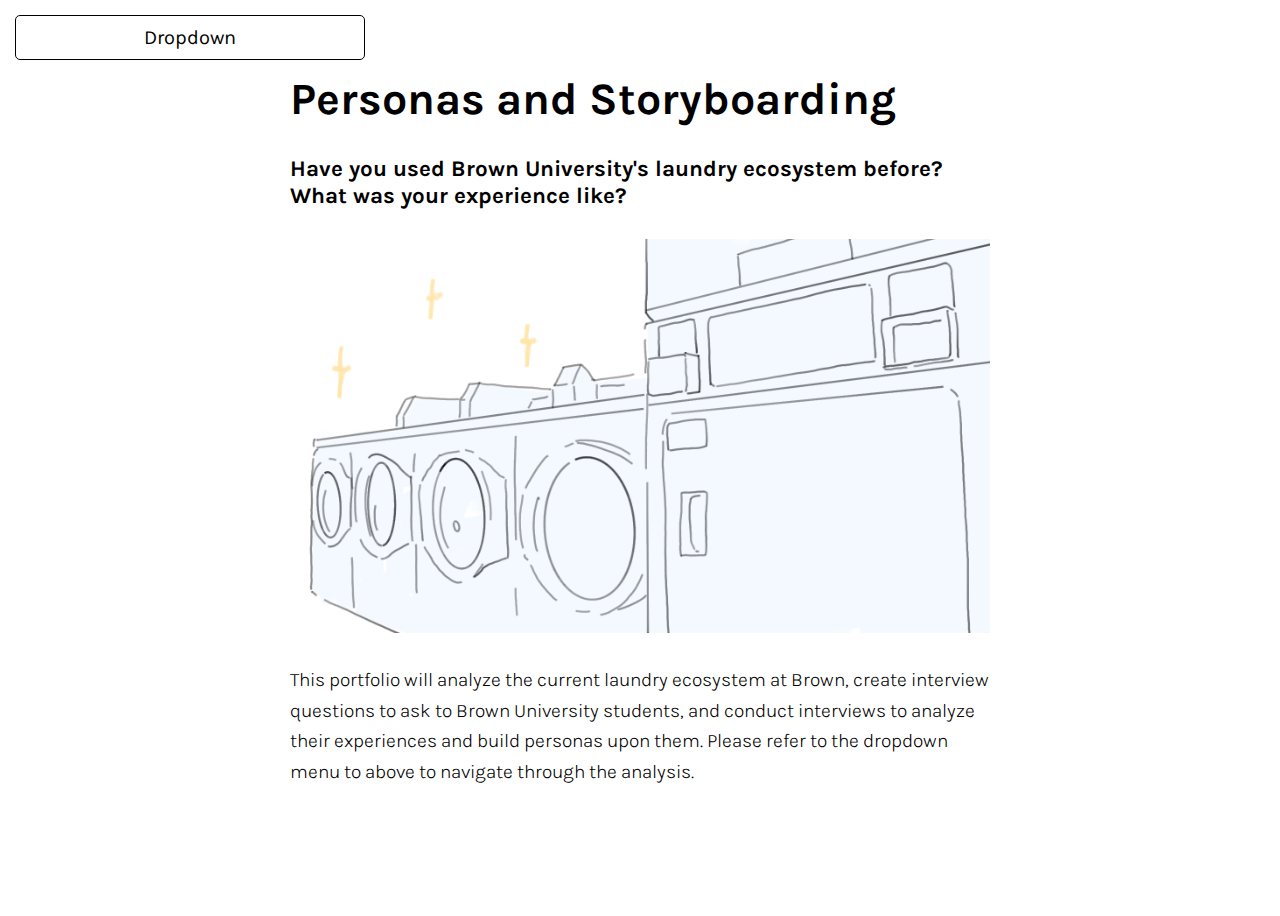
<file: index.html>
<!DOCTYPE html>
<html lang="en">
<head>
    <meta charset="UTF-8">
    <meta name="viewport" content="width=device-width, initial-scale=1.0">
    <title>Personas and Storyboarding</title>
    <link rel="stylesheet" href="styles.css">
    <link href="https://fonts.googleapis.com/css2?family=Karla:wght@300&display=swap" rel="stylesheet">
</head>

<body>
    <div id="navbar"></div>
    <section class="landing">
        <div class="text-container fade-in">
            <h1>Personas and Storyboarding</h1>
  
            <h4>Have you used Brown University's laundry ecosystem before? What was your experience like?</h4>
        
            <img src="laundry.png" alt="output-table" class="fade-in">
            <br>
            <p class="fade-in paragraph">This portfolio will analyze the current laundry ecosystem at Brown, create interview questions to ask to Brown University students, and conduct interviews to analyze their experiences and build personas upon them. 
                Please refer to the dropdown menu to above to navigate through the analysis.</p>
        </div>
    </section>

    <script src="script.js"></script>
</body>
</html>
</file>
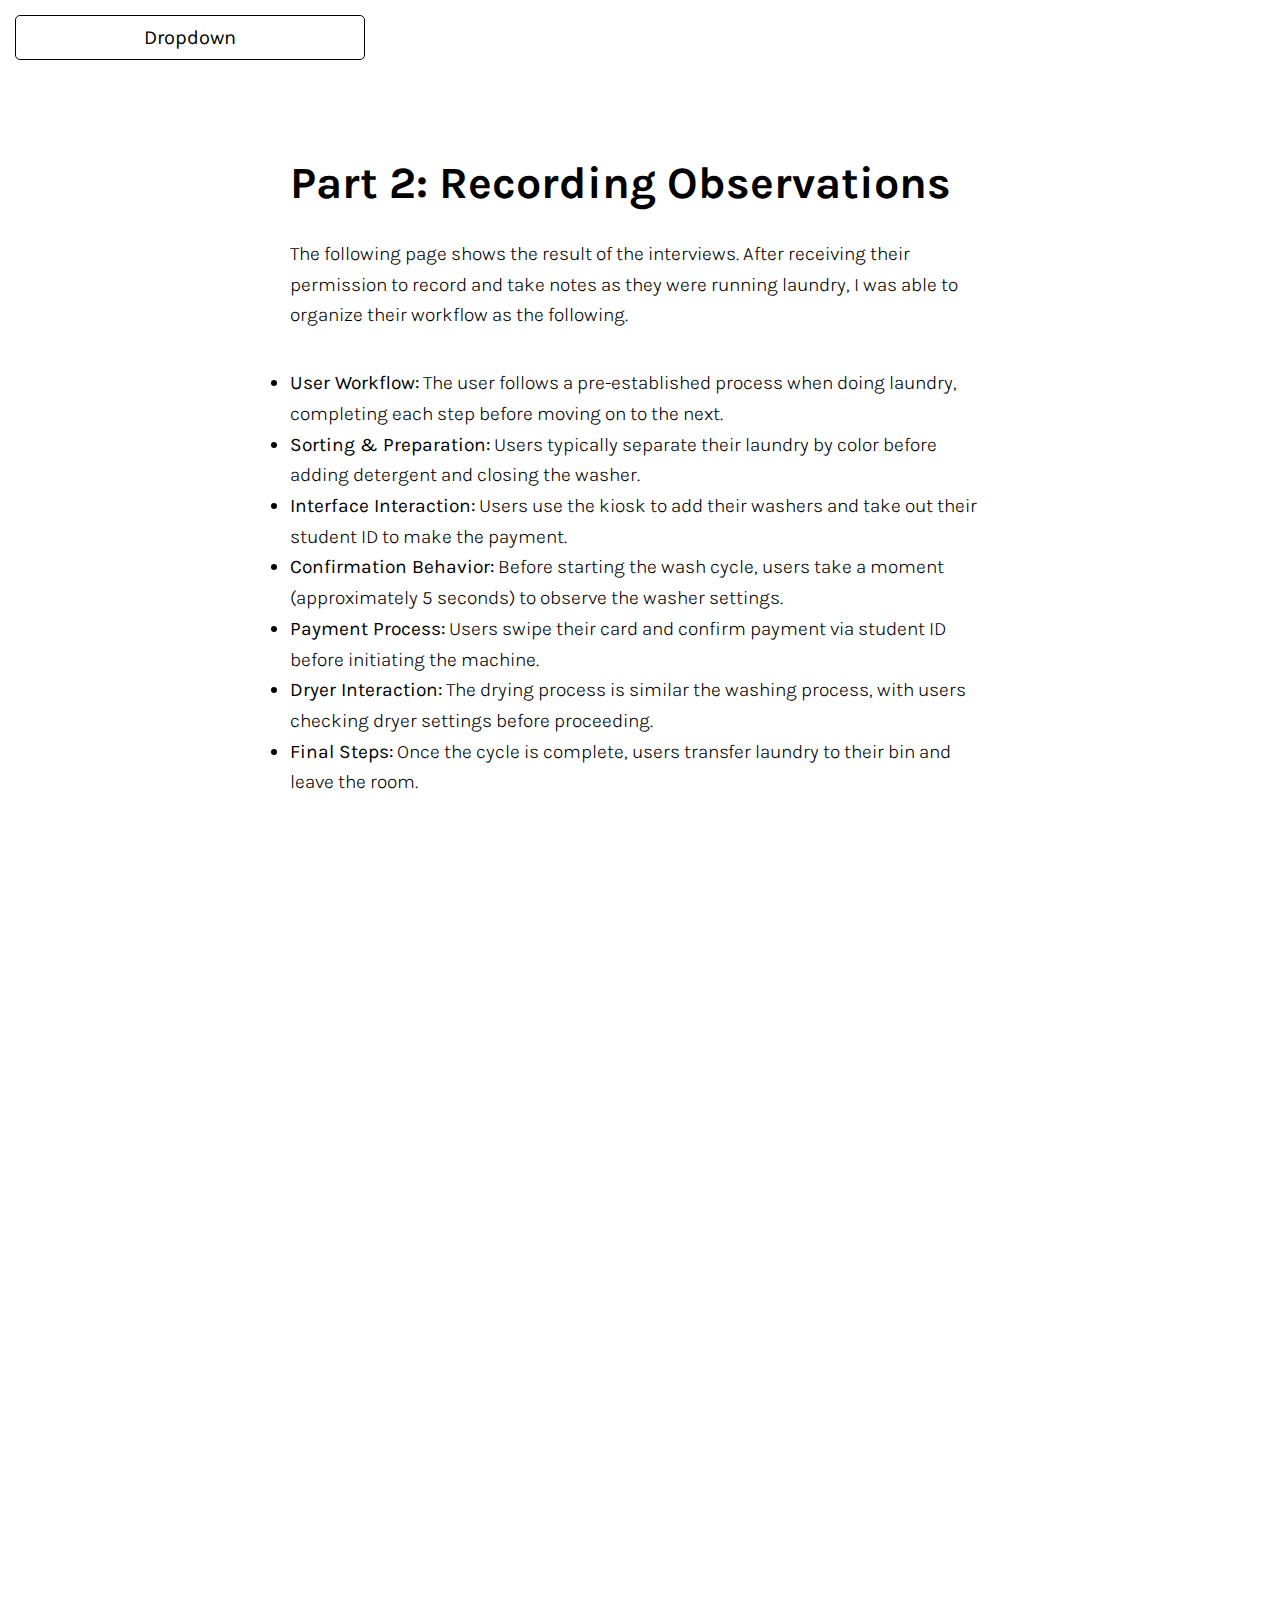
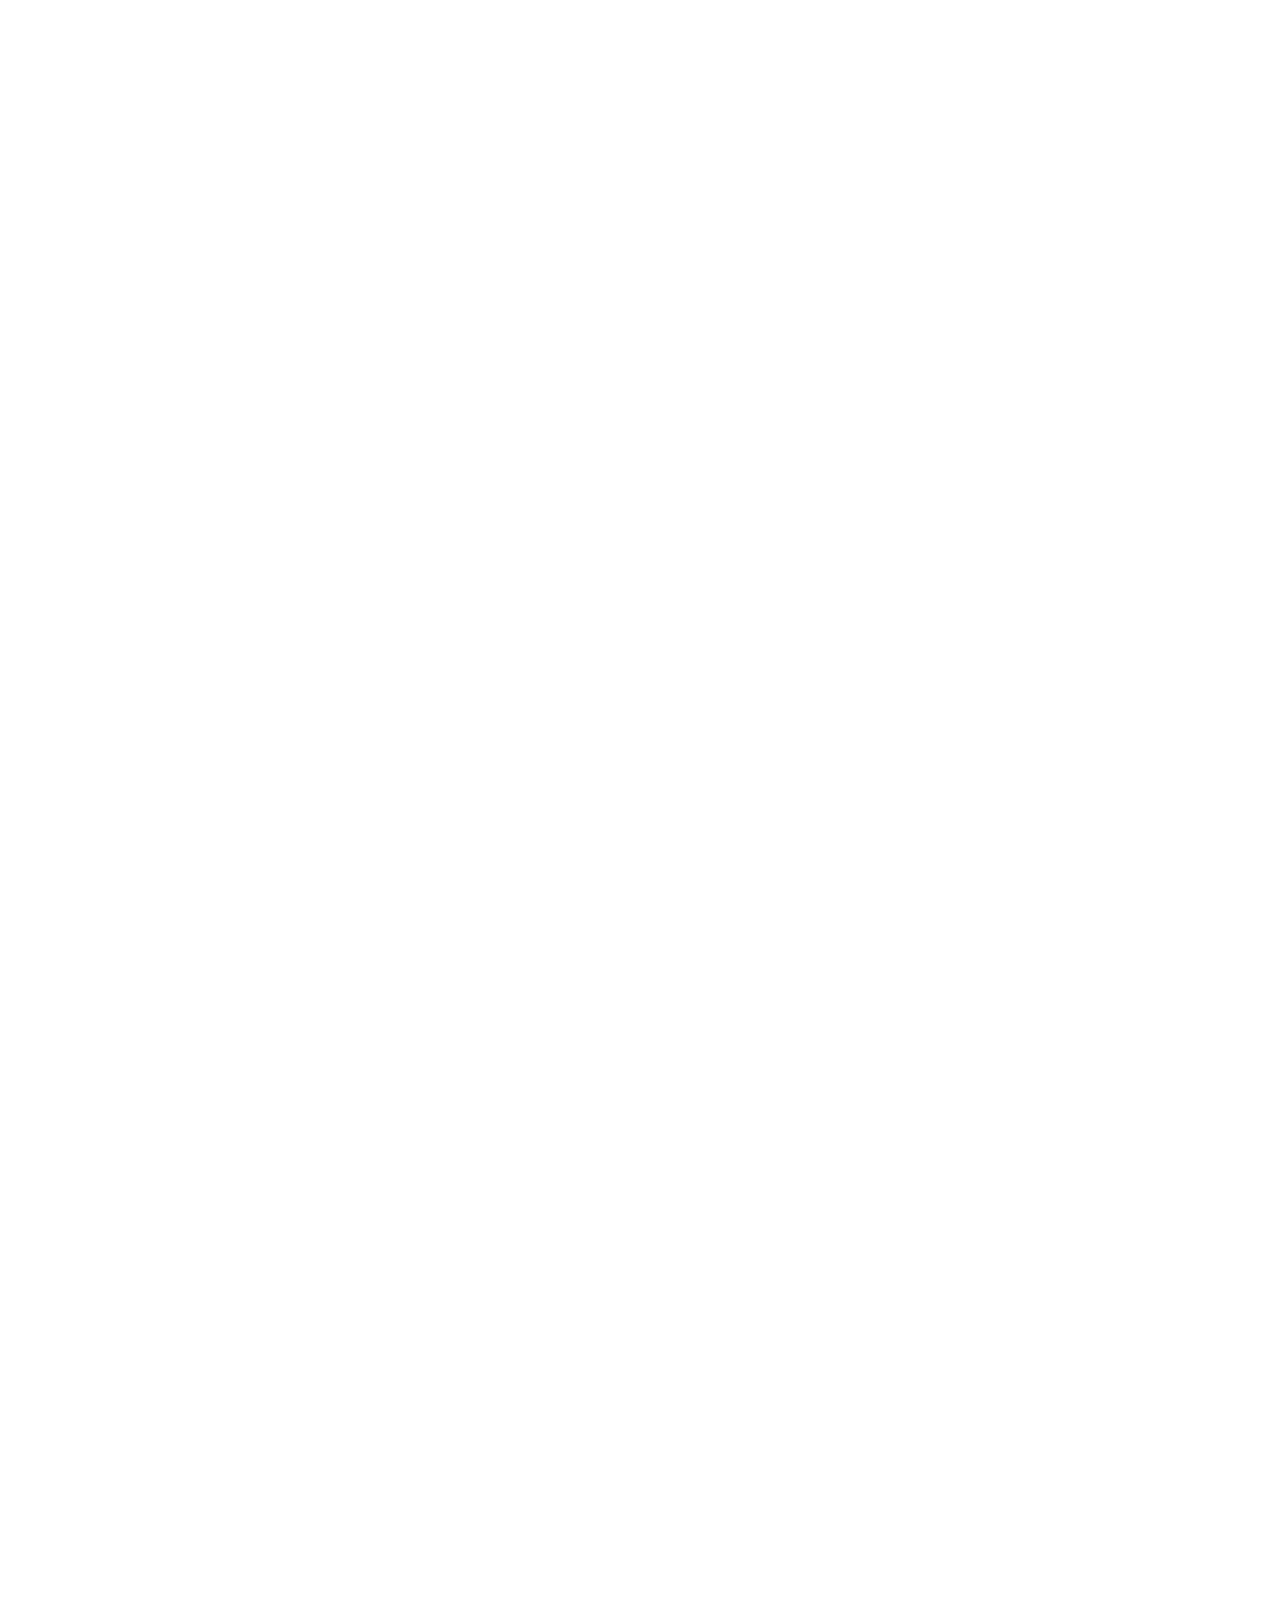
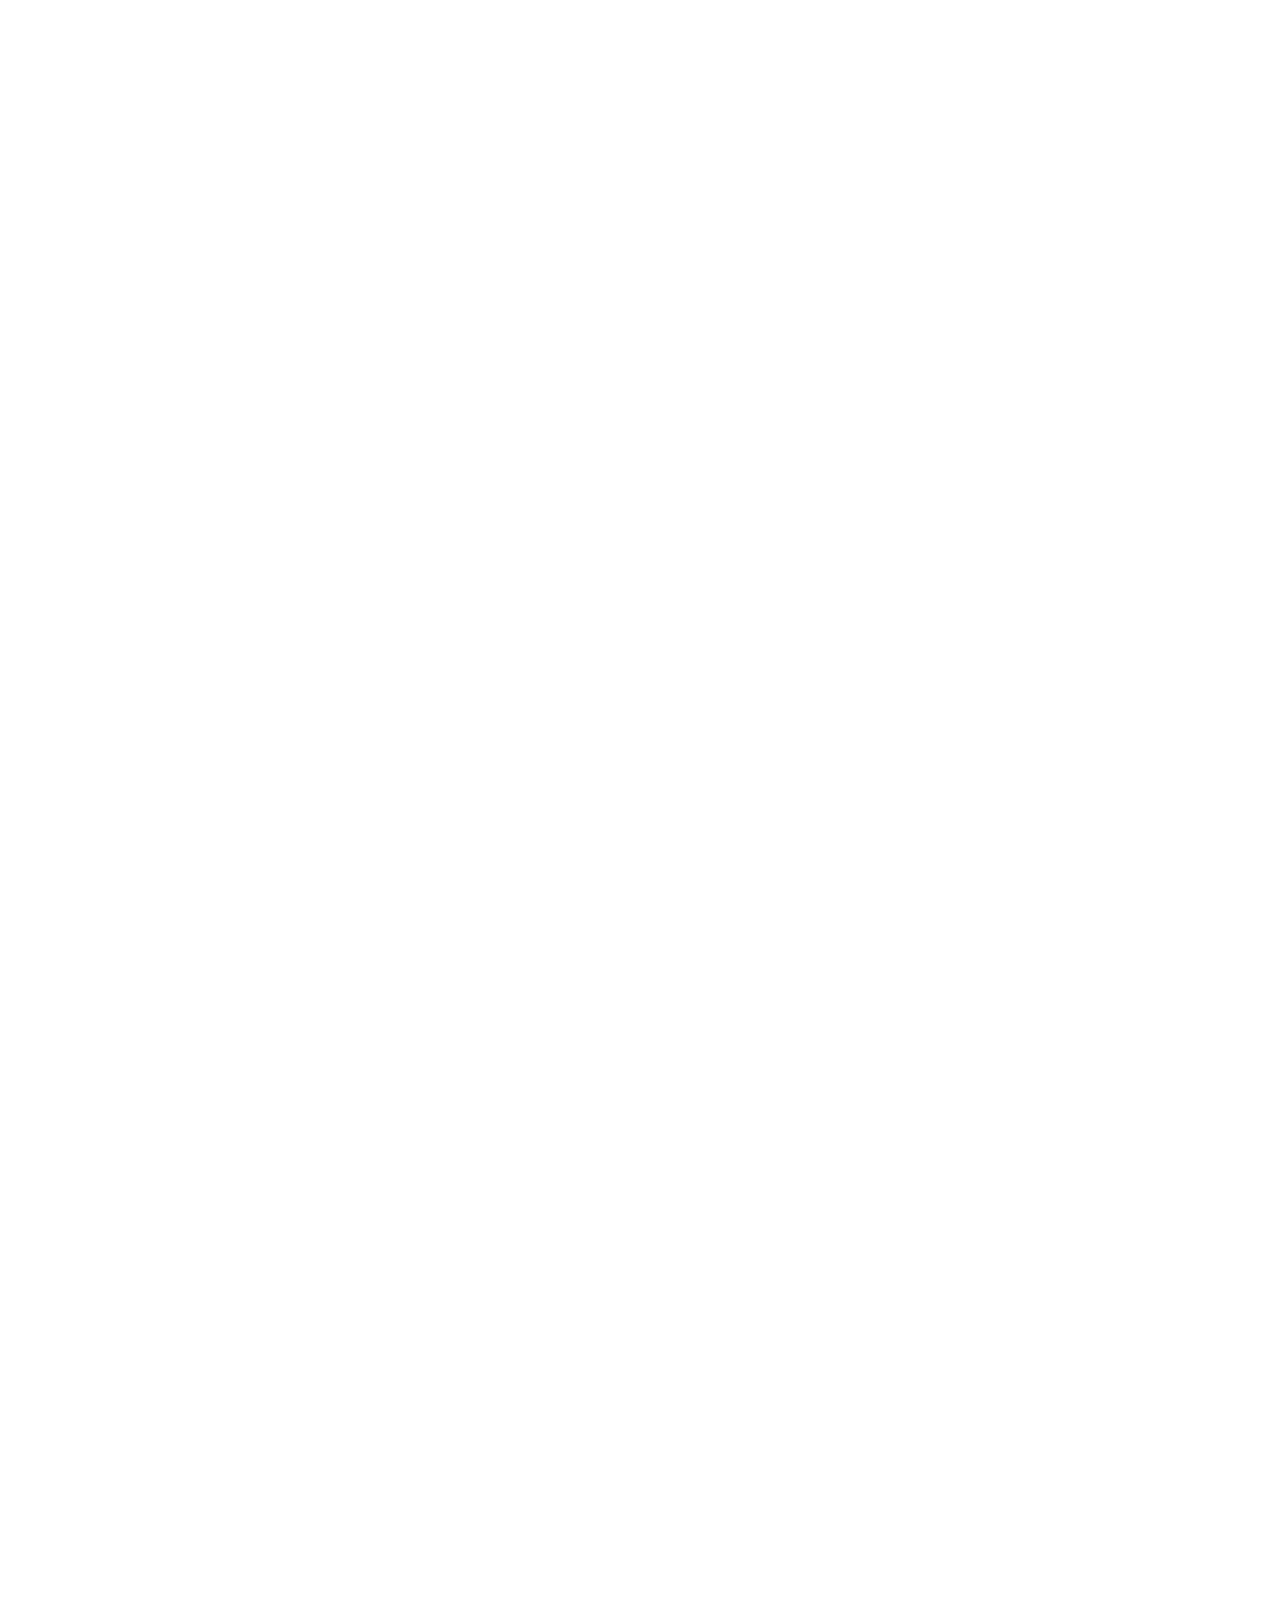
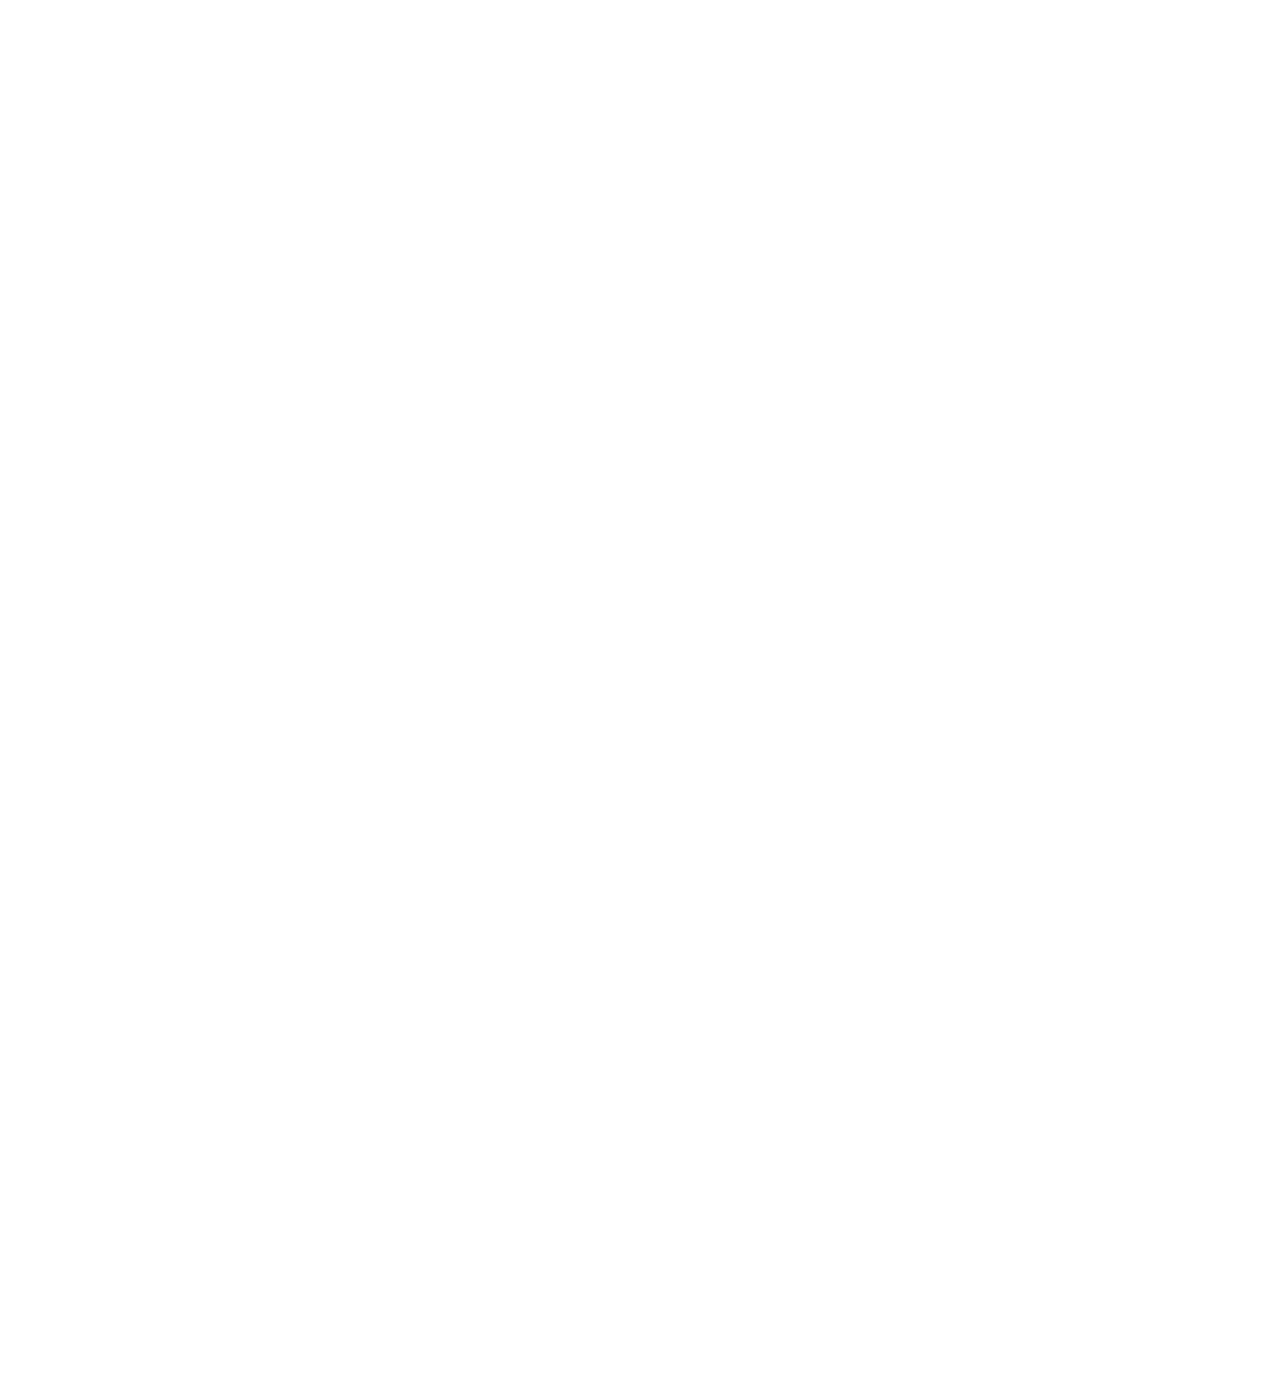
<file: observations.html>
<!DOCTYPE html>
<html lang="en">
<head>
    <meta charset="UTF-8">
    <meta name="viewport" content="width=device-width, initial-scale=1.0">
    <title>Part 2: Recording Observations</title>
    <link rel="stylesheet" href="styles.css">
    <link href="https://fonts.googleapis.com/css2?family=Karla:wght@300&display=swap" rel="stylesheet">
</head>

<body>
    <div id="navbar"></div>
    <section class="content">
        <div class="text-container fade-in">
            <h1>Part 2: Recording Observations</h1>
            <p class="fade-in paragraph">The following page shows the result of the interviews. After receiving their permission to record and take notes as they were running laundry, I was able to organize their workflow as the following.</p>
            <br>
            <ul class="fade-in paragraph">
                <li><strong>User Workflow:</strong> The user follows a pre-established process when doing laundry, completing each step before moving on to the next.</li>
                <li><strong>Sorting & Preparation:</strong> Users typically separate their laundry by color before adding detergent and closing the washer.</li>
                <li><strong>Interface Interaction:</strong> Users use the kiosk to add their washers and take out their student ID to make the payment.</li>
                <li><strong>Confirmation Behavior:</strong> Before starting the wash cycle, users take a moment (approximately 5 seconds) to observe the washer settings.</li>
                <li><strong>Payment Process:</strong> Users swipe their card and confirm payment via student ID before initiating the machine.</li>
                <li><strong>Dryer Interaction:</strong> The drying process is similar the washing process, with users checking dryer settings before proceeding.</li>
                <li><strong>Final Steps:</strong> Once the cycle is complete, users transfer laundry to their bin and leave the room.</li>
            </ul>
        </div>
    </section>
    <br>
    <br>
    <section class="content">
        <div class="text-container fade-in">
             <h1>Interview Results</h1>
        </div>
       
        <img src="icon.png" alt="icon" class="fade-in">
        <div class="text-container fade-in">
            <h1>Anonymous Student A</h1>
            <p class="fade-in question">1. What year are you, and do you live in a dorm or off campus?</p>
            <p class="fade-in paragraph">I'm a junior, and I live in a dorm.</p>
            <br>
            <p class="fade-in question">2. How often do you do laundry, and what time of day do you usually prefer to do it?</p>
            <p class="fade-in paragraph">A little embarrassed to admit this, I run laundry every two weeks. I run laundry during really odd hours, because I do not like competing for the machines. So 1 am, or sometimes 2 am.</p>
            <br>

            <p class="fade-in question">3. Can you describe your overall experience running laundry?</p>
            <p class="fade-in paragraph">Honestly, not great, because I always have a lot of clothes to wash. I have a lot of sweaters, coats, jeans, hoodies...So carrying that to the laundry room and dealing with switching machines can be a lot of work.</p>
            <br>

            <p class="fade-in question">4. How would you describe the process of using the laundry interface? Are there any areas where you feel it could be more intuitive? </p>
            <p class="fade-in paragraph">The settings are generally fine to navigate, but sometimes you have to press on the kiosk really hard, which is annoying. I also don't like that the card reader requires you select "pay with student ID" after swiping, because it's an unnecessary additional step.</p>
            <br>

            <p class="fade-in question">5. What features or aspects of the laundry kiosk do you find most useful or convenient?</p>
            <p class="fade-in paragraph">I like kiosk screen, because it allows me to review my laundry settings before starting. </p>
            <br>

            <p class="fade-in question">6. Are there any challenges or frustrations you've encountered while using the interface? If so, can you describe them?</p>
            <p class="fade-in paragraph">A frustration I have would be the fact that I have to change the settings manually on each machine. If possible, it would be great if the laundry machine and the kiosk can be unified. If I could just change settings on the kiosk and start the machines right away, that would shave a couple minutes off my laundry trips. </p>
            <br>
        </div>
    </section>

    <section class="content">
        <img src="icon.png" alt="laundry1" class="fade-in">
        <div class="text-container fade-in">
            <h1>Anonymous Student B</h1>
            <p class="fade-in question">1. What year are you, and do you live in a dorm or off campus?</p>
            <p class="fade-in paragraph">I'm a sophomore, and I live in a dorm.</p>
            
            <p class="fade-in question">2. How often do you do laundry, and what time of day do you usually prefer to do it?</p>
            <p class="fade-in paragraph">Every week. I usually run them on weekday afternoons. </p>
            <br>

            <p class="fade-in question">3. Can you describe your overall experience running laundry?</p>
            <p class="fade-in paragraph">Generally it's not too horrible. I have light loads besides when I have to wash my sheets. It does take up a decent chunk of my time during the day, so that would be the only factor that bothers me.</p>
            <br>

            <p class="fade-in question">4. How would you describe the process of using the laundry interface? Are there any areas where you feel it could be more intuitive? </p>
            <p class="fade-in paragraph">I think the laundry interface is generally intuitive. If I had to note a few things, the laundry detergent compartment of the washers have really tiny letters engraved for where the softener goes and detergent goes, so that's hard to see during the first time. Also, my card freshman year, I didn't realize you had to flip your card facing towards the triangle mark for the transaction, so I wish that was a little more clear as well.</p>
            <br>

            <p class="fade-in question">5. What features or aspects of the laundry kiosk do you find most useful or convenient?</p>
            <p class="fade-in paragraph">I like the responsiveness of the kiosk. Usually, when I click on a button on the machine, the change reflects immediately.</p>
            <br>

            <p class="fade-in question">6. Are there any challenges or frustrations you've encountered while using the interface? If so, can you describe them?</p>
            <p class="fade-in paragraph">This might be more of a hardware issue, but the machines often disconnect from the internet or the kiosk, which prevents you from starting a cycle. I wish the connection was more stable.</p>
            <br>
        </div>
    </section>

    <section class="content">
        <img src="icon.png" alt="laundry1" class="fade-in">
        <div class="text-container fade-in">
            <h1>Anonymous Student C</h1>
            <p class="fade-in question">1. What year are you, and do you live in a dorm or off campus?</p>
            <p class="fade-in paragraph">I'm a junior, and I live in a dorm.</p>

            <p class="fade-in question">2. How often do you do laundry, and what time of day do you usually prefer to do it?</p>
            <p class="fade-in paragraph">It depends every time, but I would say around every 10 days. Time wise, I usually run it in the morning on weekends. If I can't on weekends, I run it some random time in the afternoon. </p>
            <br>

            <p class="fade-in question">3. Can you describe your overall experience running laundry?</p>
            <p class="fade-in paragraph">Running laundry is a lot of work for me because I live on the third floor. For the laundry system, the washers have unpredictable behaviors at times. For instance, if a cycle is supposed to take 36 minutes, and I come back after my alarm rings, there is still additional 5-7 minutes remaining for some reason. So it makes it necessary for me to check the remaining time on the laundry app.</p>
            <br>

            <p class="fade-in question">4. How would you describe the process of using the laundry interface? Are there any areas where you feel it could be more intuitive? </p>
            <p class="fade-in paragraph">I think it's easy to use. I suppose sometimes, the card reader takes too long to register my card swipes, so I have to swipe up and down multiple times and wait. </p>
            <br>

            <p class="fade-in question">5.What features or aspects of the laundry kiosk do you find most useful or convenient?</p>
            <p class="fade-in paragraph">I like that the settings buttons are generally intuitive. In particular, I like that the washer lets you decide between light, medium, and heavy wash, because I sometimes get stains on my clothings.</p>
            <br>

            <p class="fade-in question">6. Are there any challenges or frustrations you've encountered while using the interface? If so, can you describe them?</p>
            <p class="fade-in paragraph">The card swipes often do not register properly, so I always have to swipe at least three times. I wish I could scan my card instead of swiping it.</p>
            <br>
        </div>
    </section>

    <script src="script.js"></script>
</body>


</html>
</file>
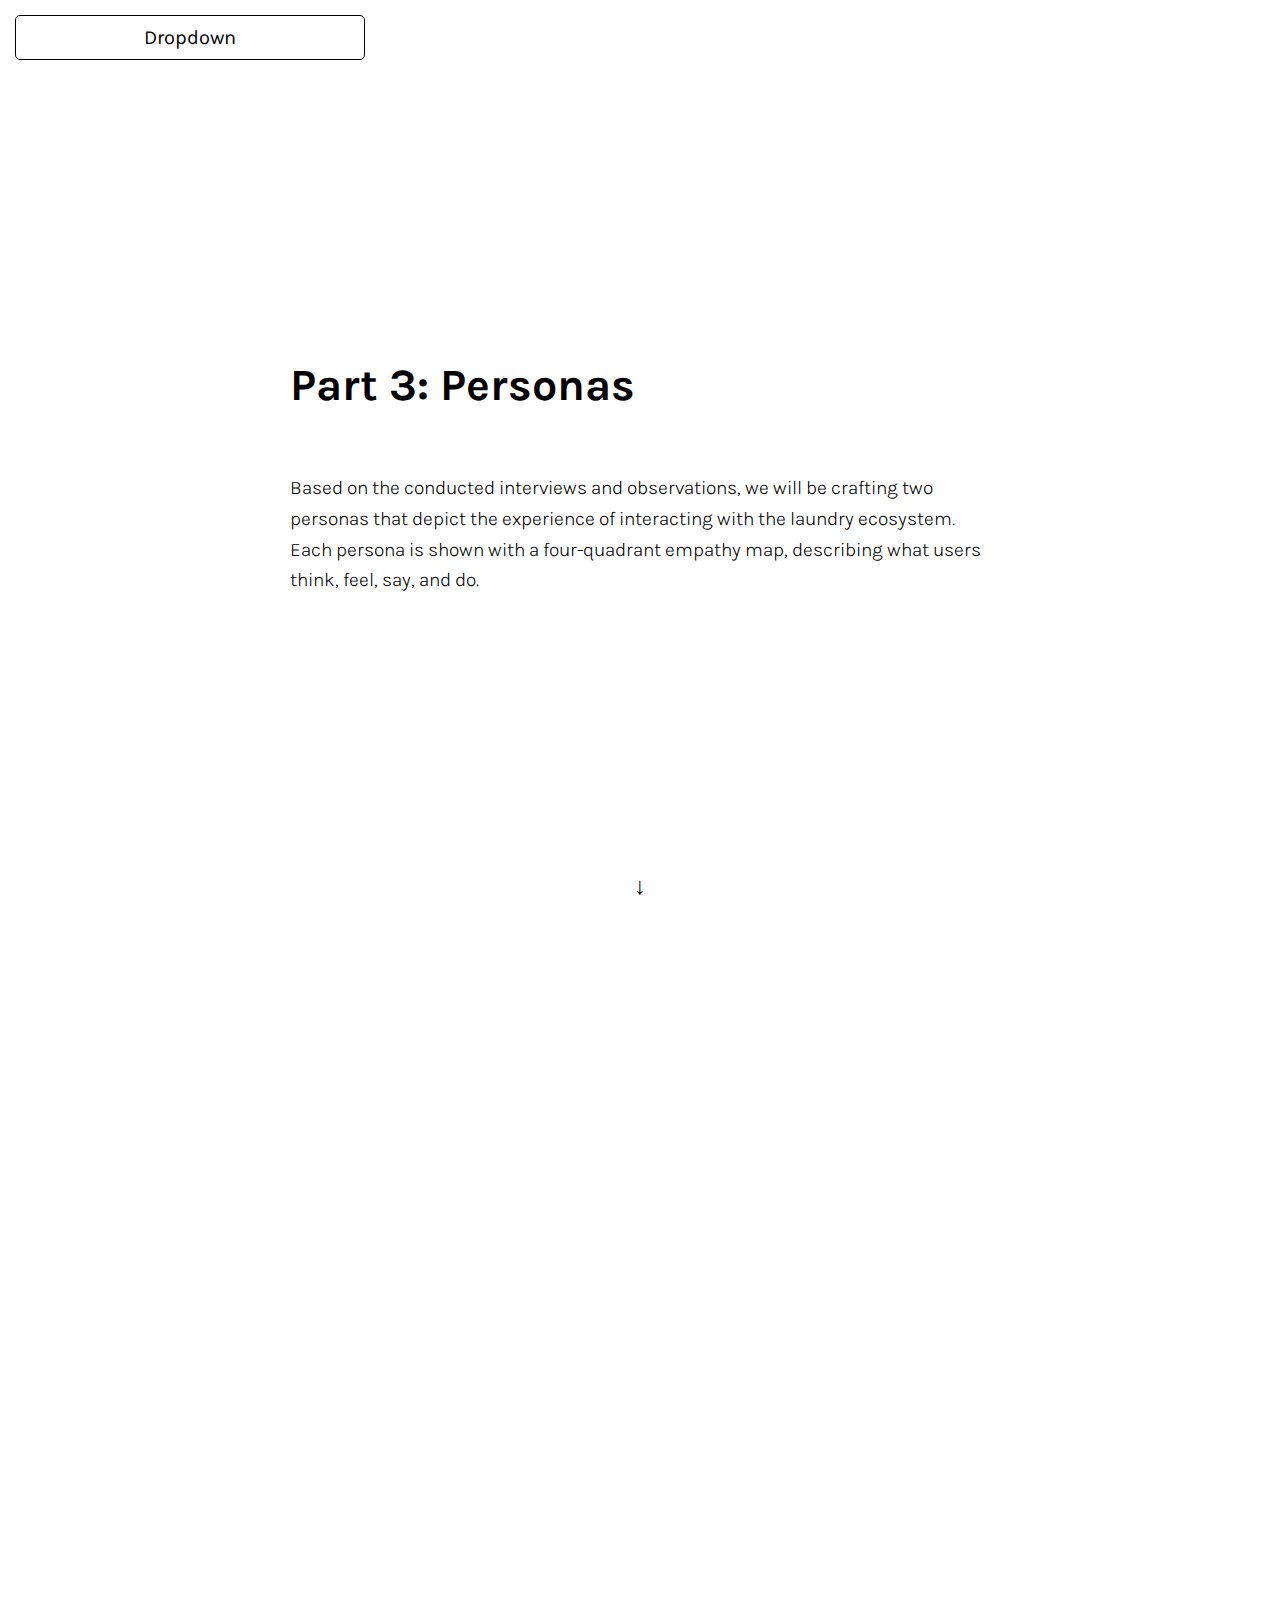
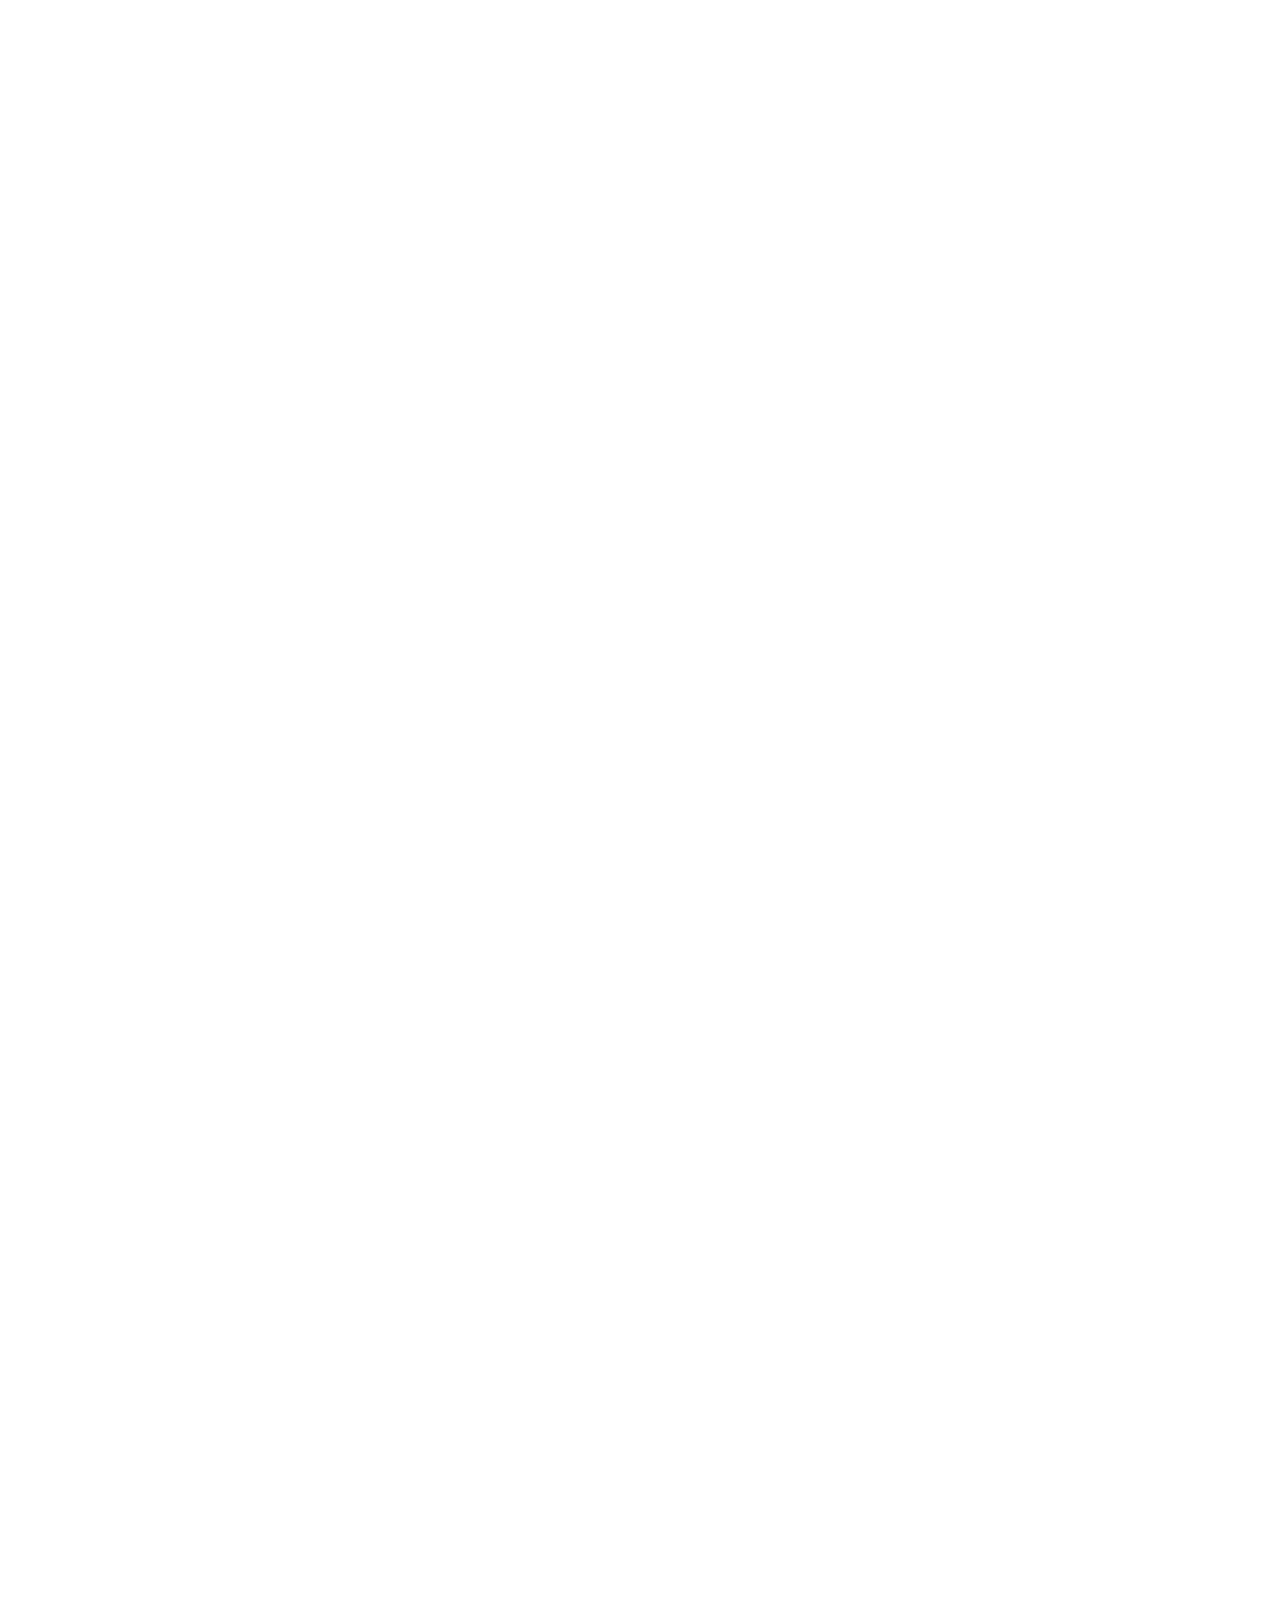
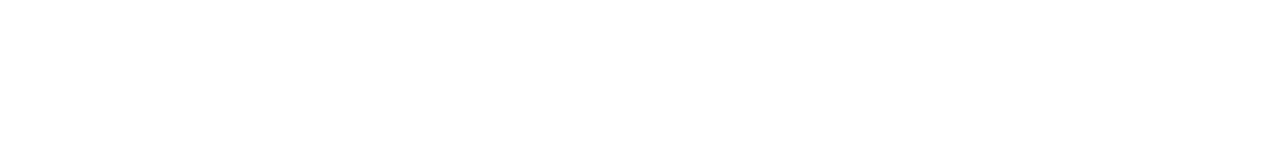
<file: personas.html>
<!DOCTYPE html>
<html lang="en">
<head>
    <meta charset="UTF-8">
    <meta name="viewport" content="width=device-width, initial-scale=1.0">
    <title>Part 1: Input</title>
    <link rel="stylesheet" href="styles.css">
    <link href="https://fonts.googleapis.com/css2?family=Karla:wght@300&display=swap" rel="stylesheet">
</head>

<body>
    <div id="navbar"></div>
    <section class="content">
        <div class="text-container fade-in">
            <h1>Part 3: Personas</h1>
            <br>
            <p class="fade-in paragraph">Based on the conducted interviews and observations, we will be crafting two personas that depict the experience of interacting with the laundry ecosystem. Each persona is shown with a four-quadrant empathy map, describing what users think, feel, say, and do. </p>
        </div>
        <button class="scroll-btn">↓</button>
    </section>

    <section class="content">
        <div class="text-container fade-in">
            <h1>Persona 1: Busy Barbara</h1>
        </div>
        <div class="text-container fade-in">
            <p class="fade-in paragraph">Barbara is a D1 student athlete who is taking 5 classes on top of volunteering and research. Due to her busy schedule, she is often unable to run laundry during the day, causing her only available laundry time slot to be in the morning. </p>
        </div>
        <img src="persona1.png" alt="state1-mouse" class="fade-in">
        <div class="text-container fade-in">
            <p class="fade-in paragraph">An interface problem Barbara faces is the number of times she must go back and forth that occur when she starts the machine. She has limited time to run laundry in the morning, and due to washing, she forgot to press start on the machine after swiping her card, which has cost her additional 30 minutes.</p>
        </div>

    </section>

    <section class="content">
        <div class="text-container fade-in">
            <h1>Persona 2: Fashionable Frances</h1>
        </div>
        <div class="text-container fade-in">
            <p class="fade-in paragraph">Frances is a ECON/VISA double concentrator who designs her own clothing and is actively involved on the fashion scene on campus. Her frequency of running laundry is lesser, but whenever she runs laundry, she requires to separate her delicate clothings. She sorts her laundry by type and color. She also washers her puffers and sheets frequently, requiring all washers at times.</p>
        </div>
        <img src="persona2.png" alt="state1-mouse" class="fade-in">
        <div class="text-container fade-in">
            <p class="fade-in paragraph">An interface problem Frances faces is the fact that the laundry kiosk requires her to swipe her card and select the option to pay with student ID. She has clothings that cannot be put in the dryer, and she does not want to put her wet clothes on the surface of the laundry machines. Thus, she sometimes has to hold her jackets and knitwears in her arms, making the additional process inconvenient. </p>
        </div>
    </section>

    <script src="script.js"></script>
</body>


</html>
</file>
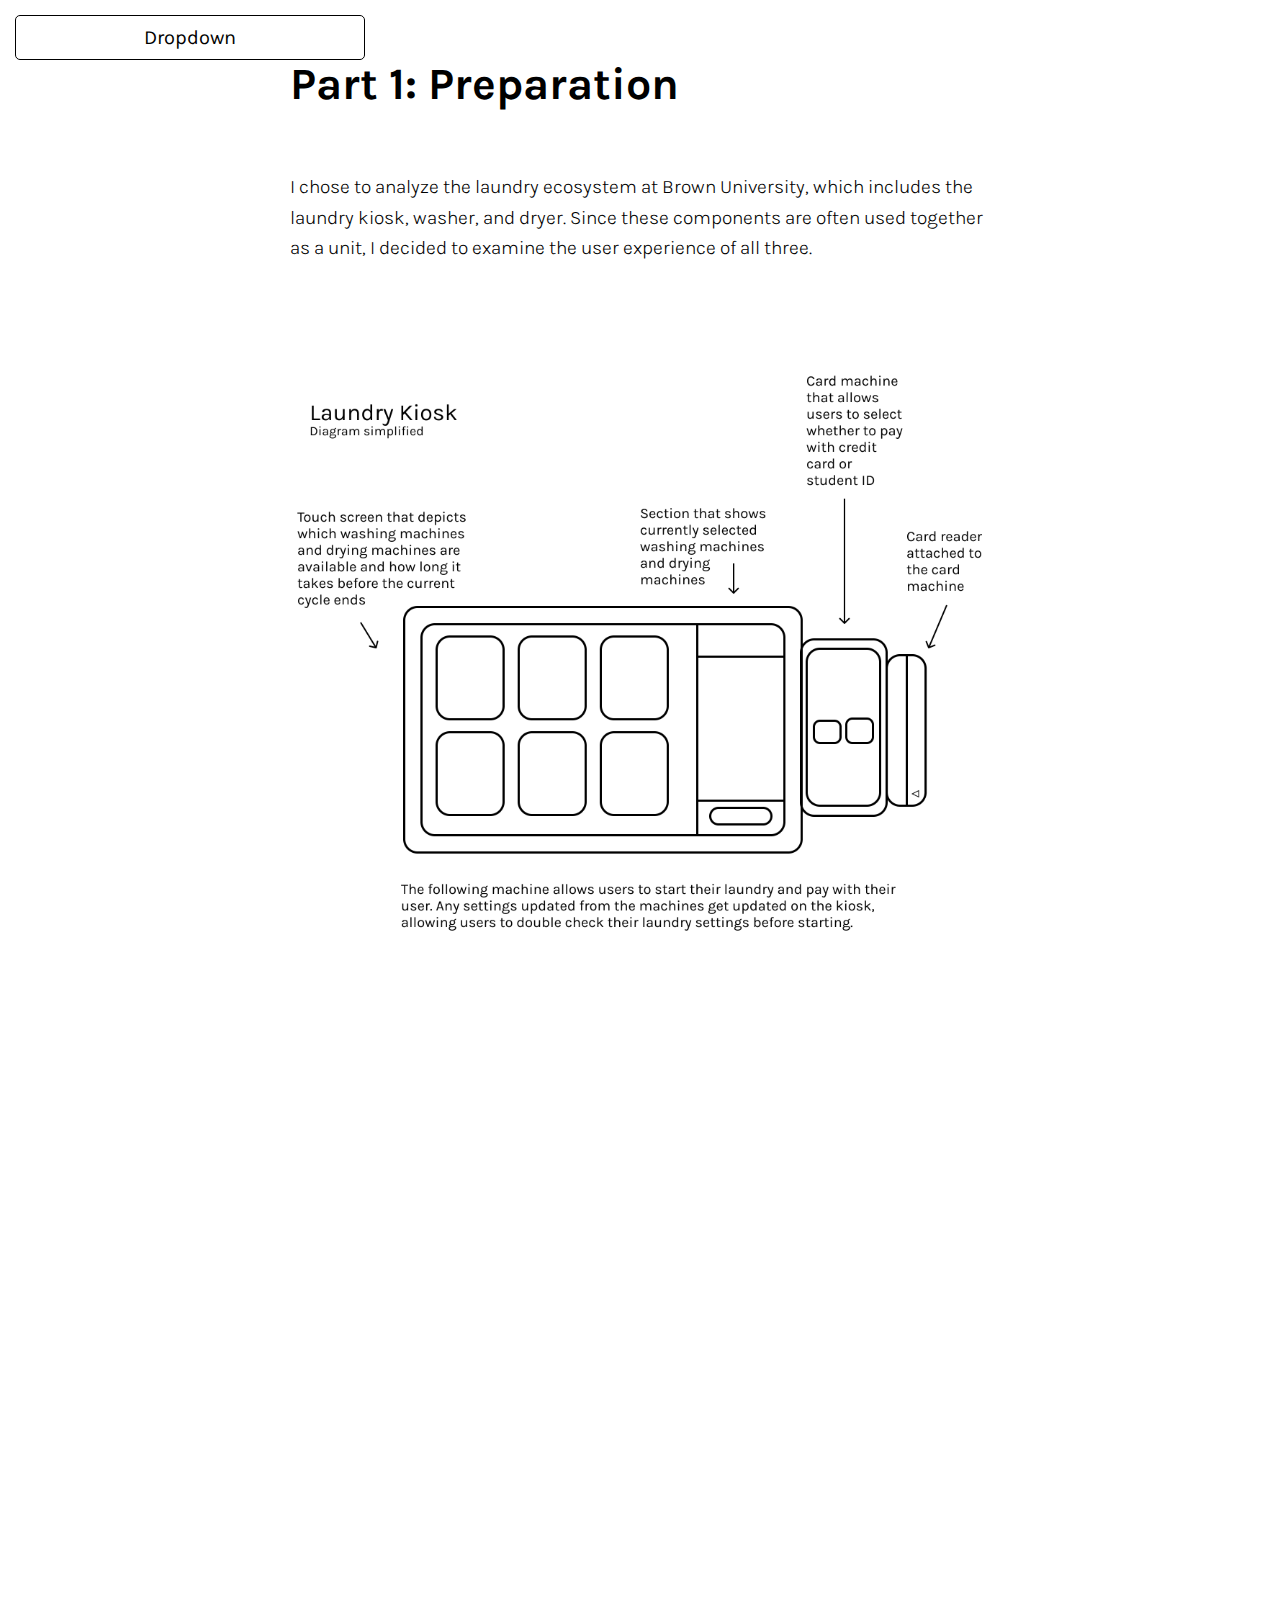
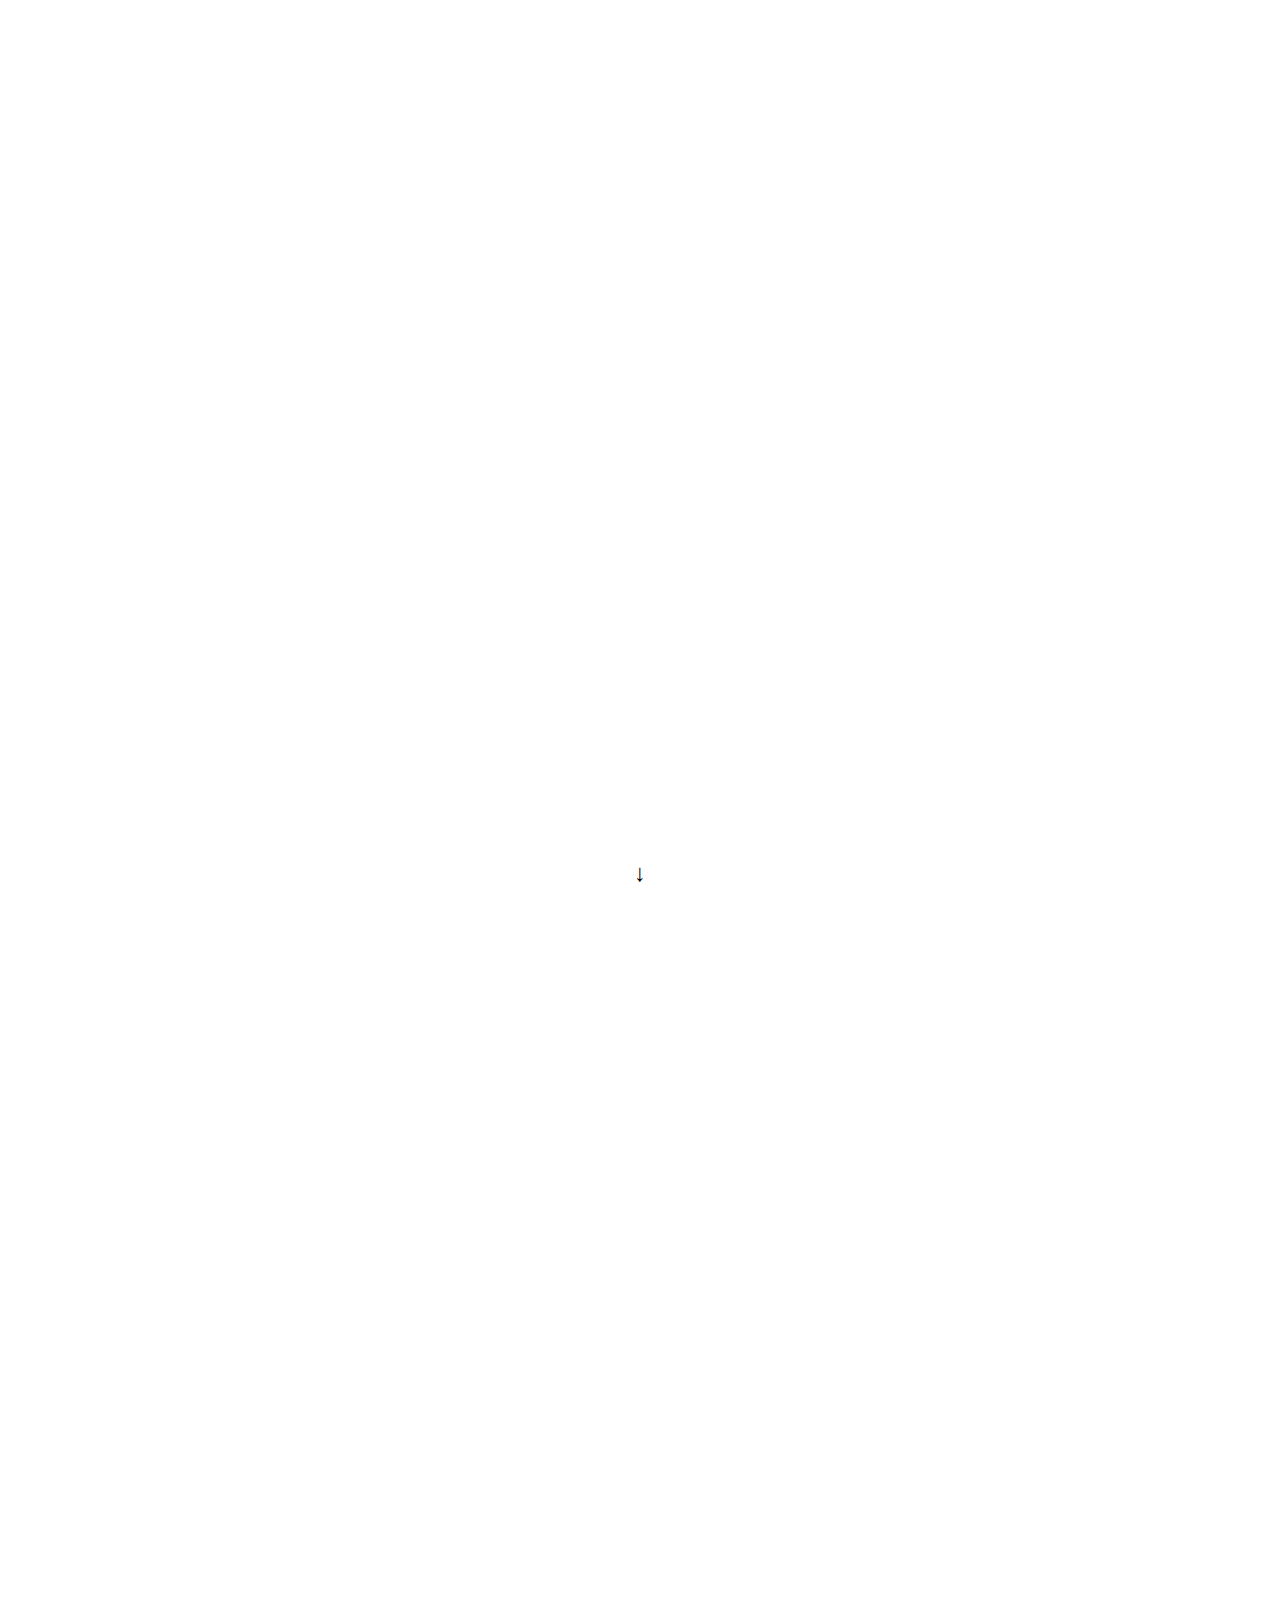
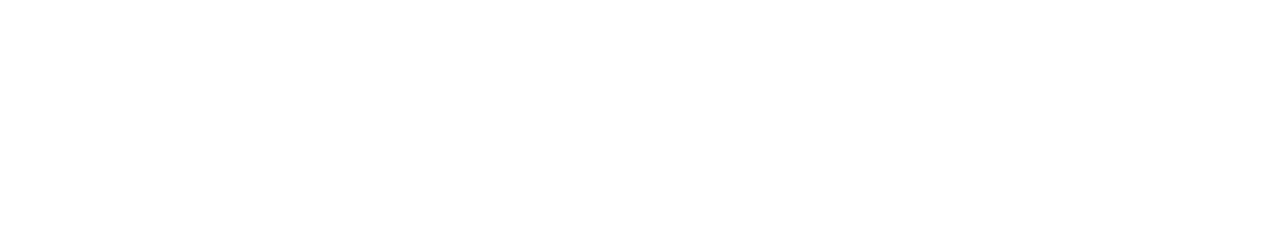
<file: preparation.html>
<!DOCTYPE html>
<html lang="en">
<head>
    <meta charset="UTF-8">
    <meta name="viewport" content="width=device-width, initial-scale=1.0">
    <title>Part 1: Preparation</title>
    <link rel="stylesheet" href="styles.css">
    <link href="https://fonts.googleapis.com/css2?family=Karla:wght@300&display=swap" rel="stylesheet">
</head>
<body>
    <div id="navbar"></div>
    <section class="content">
        <div class="text-container fade-in">
            <h1>Part 1: Preparation</h1>
            <br>
            <p class="fade-in paragraph">I chose to analyze the laundry ecosystem at Brown University, which includes the laundry kiosk, washer, and dryer. Since these components are often used together as a unit, I decided to examine the user experience of all three.</p>
        </div>
        <img src="kiosk.png" alt="kiosk" class="fade-in">
        <img src="washer.png" alt="washer" class="fade-in">
        <img src="dryer.png" alt="dryer" class="fade-in">
        <button class="scroll-btn">↓</button>
    </section>
    <section class="content">
        <div class="text-container fade-in">
            <h1>Interview Questions</h1>
            <p class="fade-in paragraph">The following 6 questions were asked to 3 students who have interacted with the laundry interface at Brown. Two of them were conducted while they were actively running laundry, and one was conducted while they were carrying their basket upstairs. The interview begins with a short demographic question and leads to series of open-ended questions about the laundry system at Brown. For this interview, I referenced "Dillman - The Basics of Crafting Good Questions."</p>
            <br>
            <p class="fade-in paragraph">1. What year are you, and do you live in a dorm or off campus?</p>
            <p class="fade-in paragraph">2. How often do you do laundry, and what time of day do you usually prefer to do it?</p>
            <p class="fade-in paragraph">3. Can you describe your overall experience using the laundry system?</p>
            <p class="fade-in paragraph">4. How would you describe the process of using the laundry interface? Are there any areas where you feel it could be more intuitive? </p>
            <p class="fade-in paragraph">5.What features or aspects of the laundry kiosk do you find most useful or convenient?</p>
            <p class="fade-in paragraph">6. Are there any challenges or frustrations you've encountered while using the interface? If so, can you describe them?</p>
            <br>
            <p class="fade-in paragraph">Based on these interviews, I recorded their responses and crafted a persona that depicts their experience. Please refer to the Observations page for the interviews. </p>
            
        </div>
    </section>

    <script src="script.js"></script>
</body>


</html>
</file>
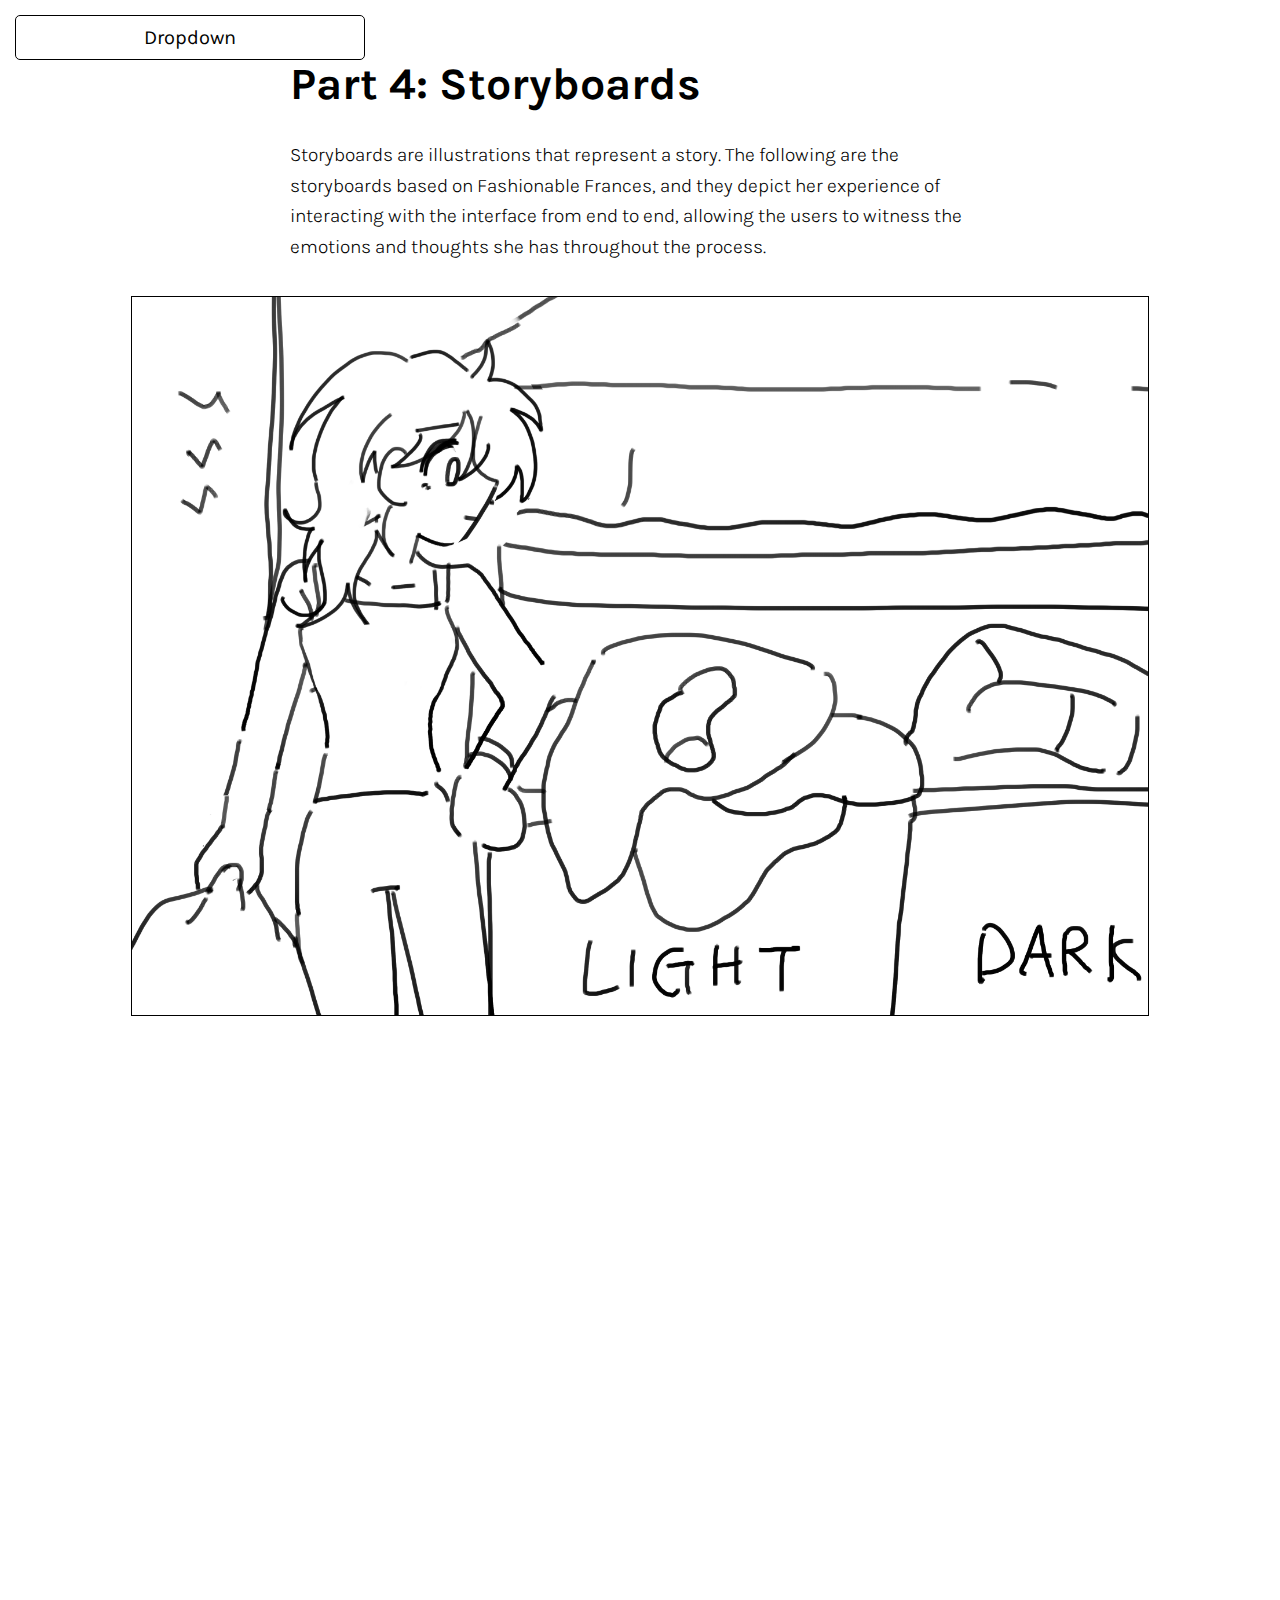
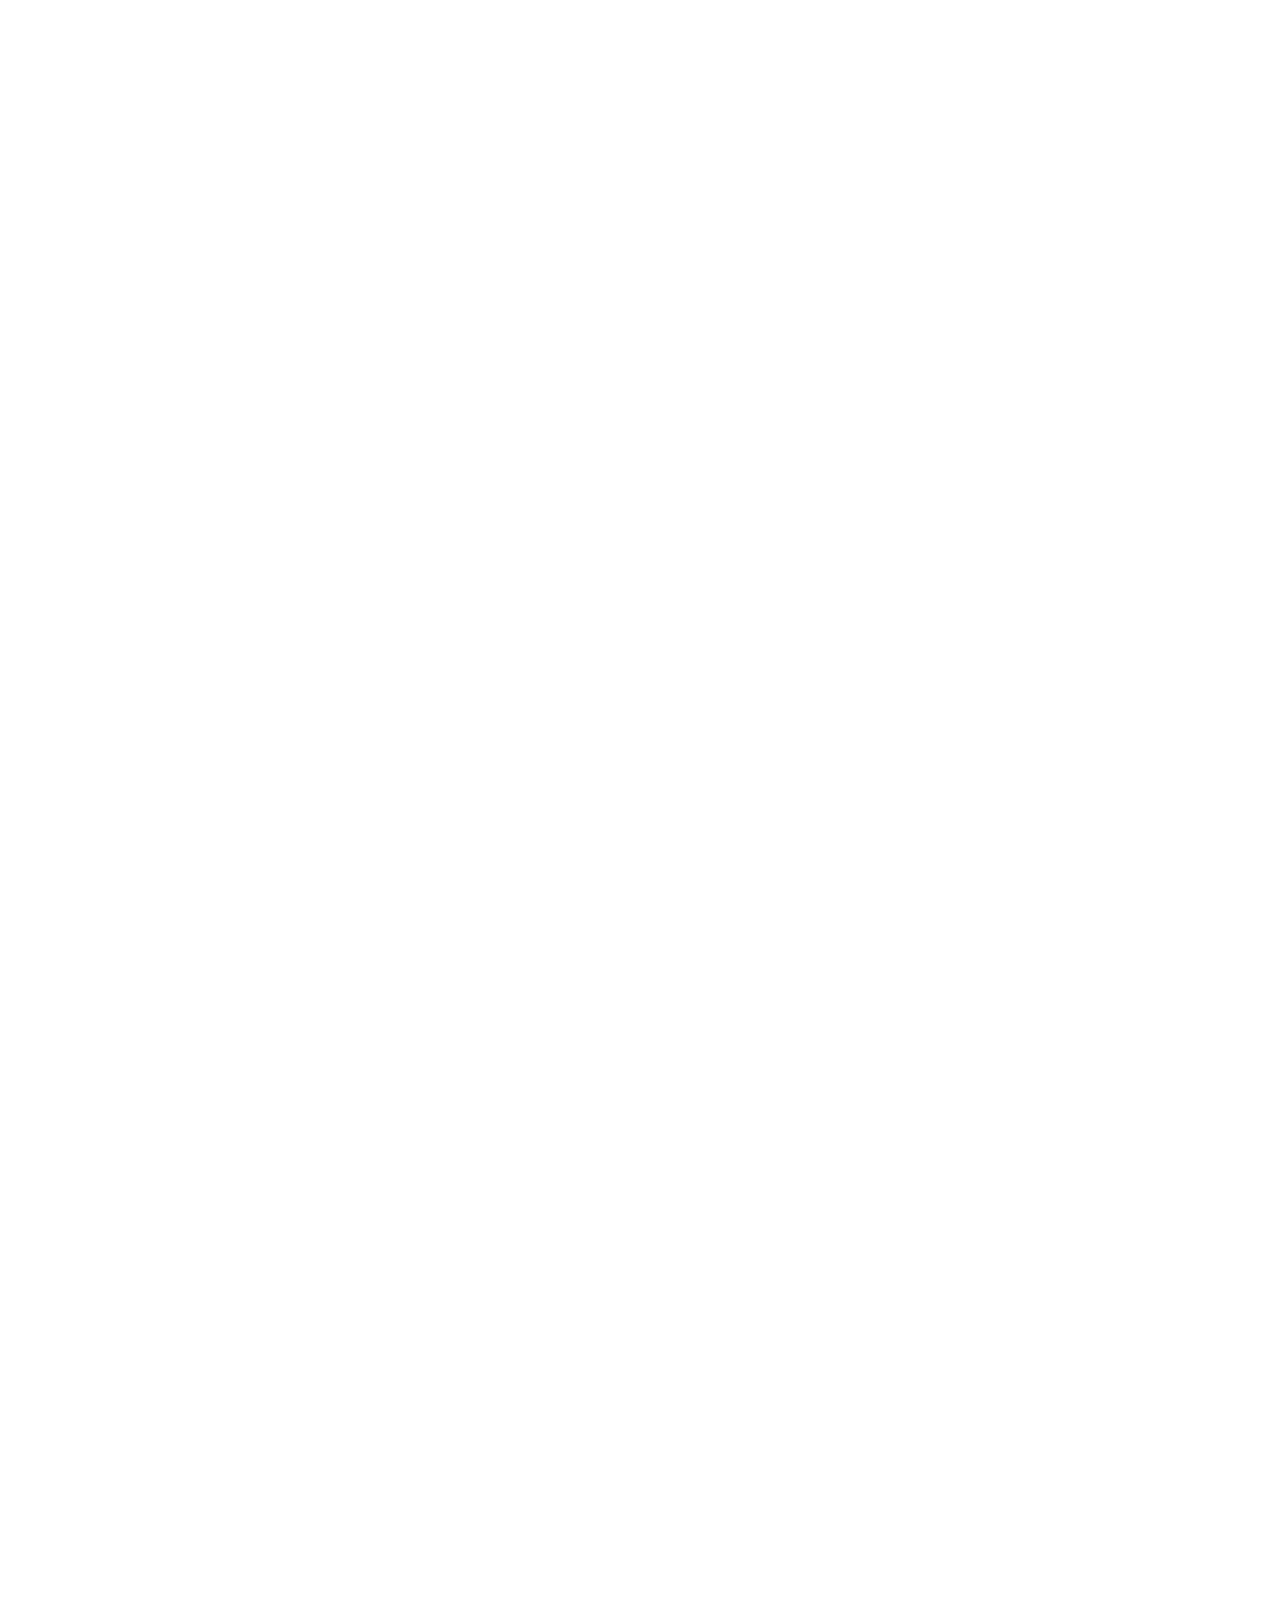
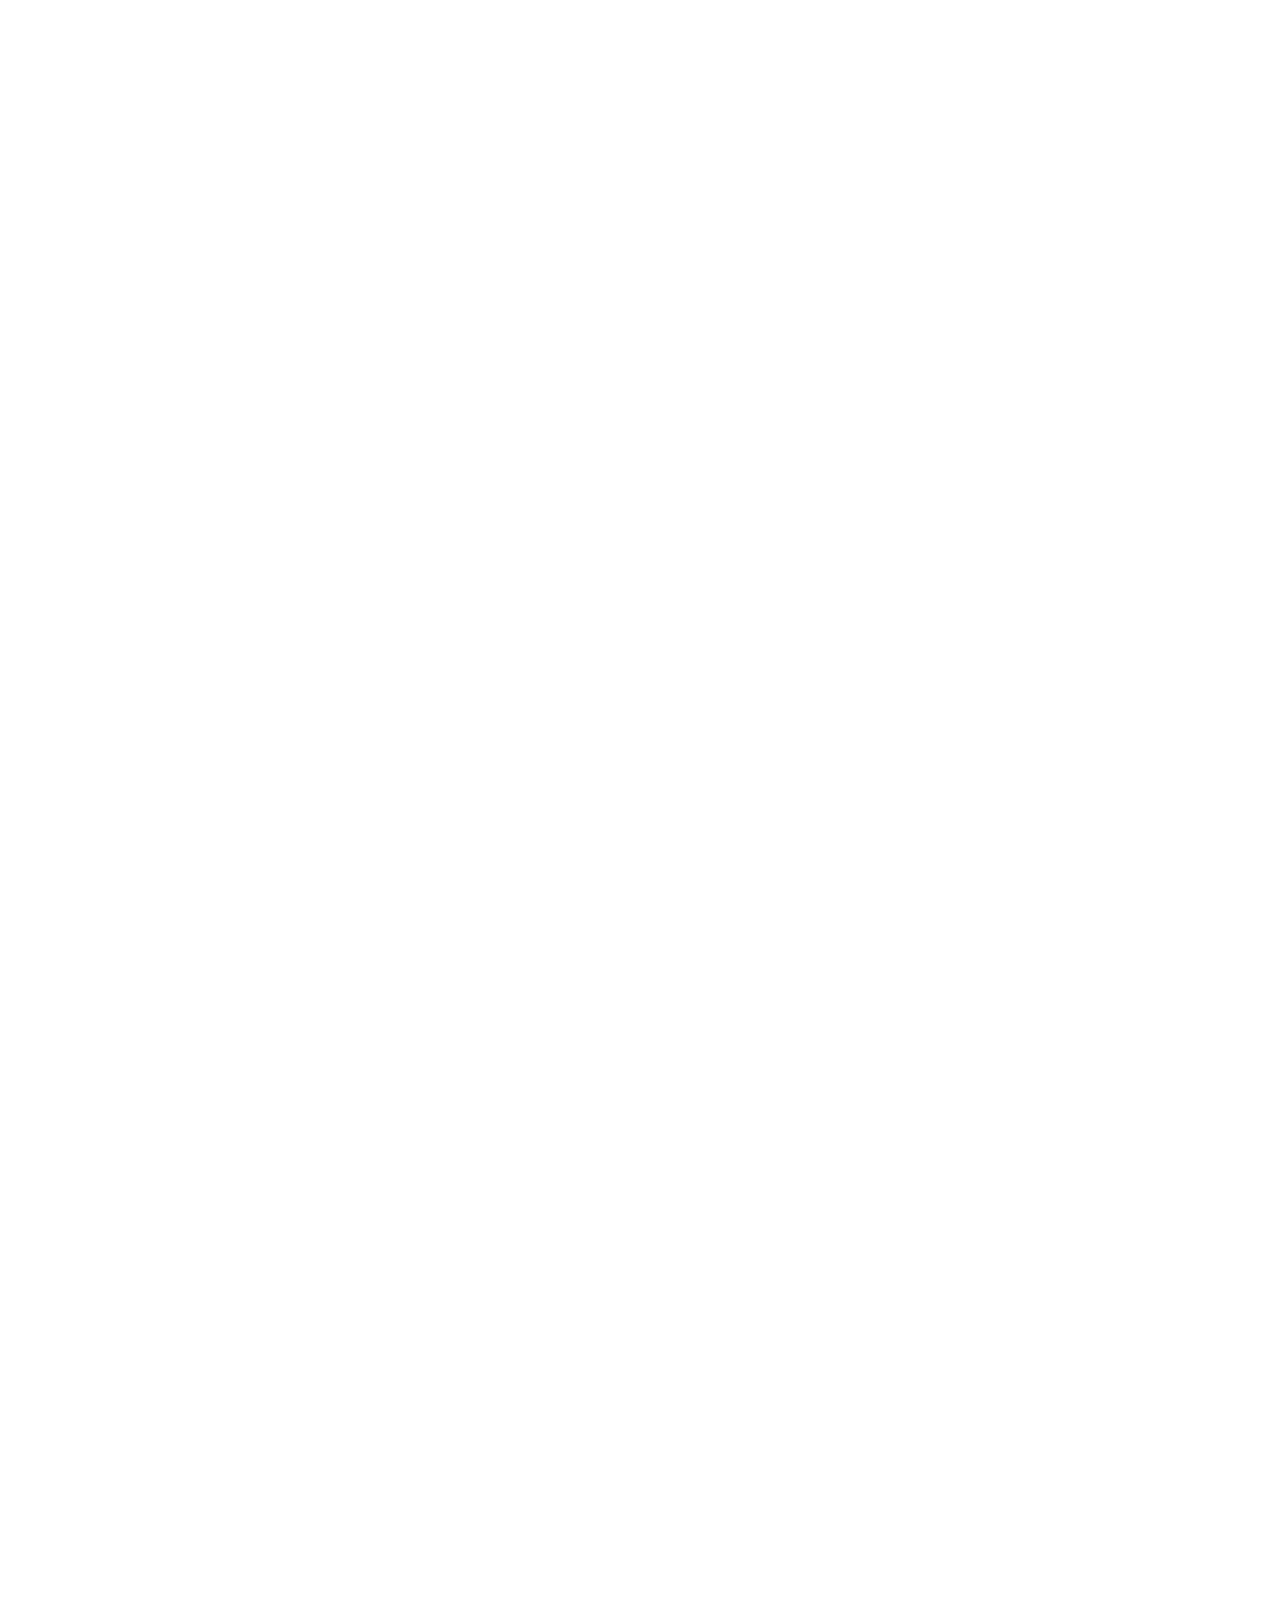
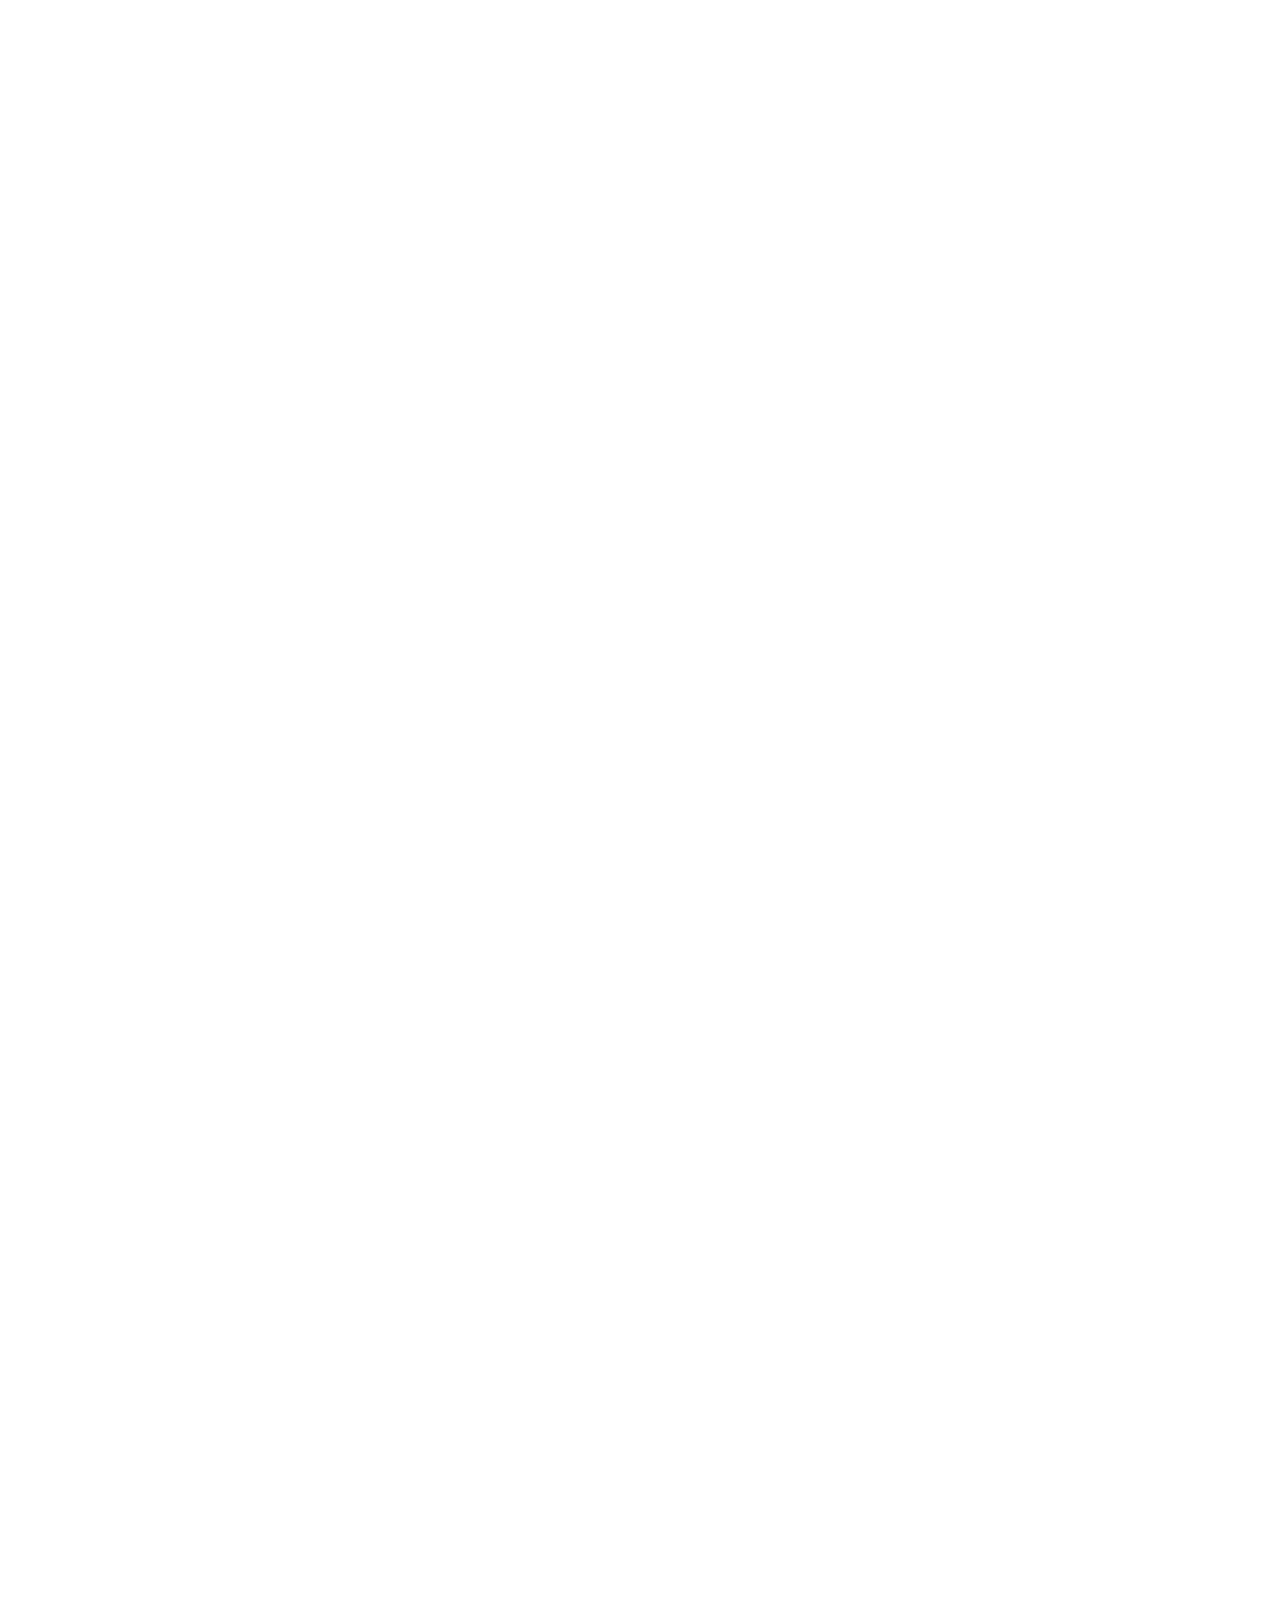
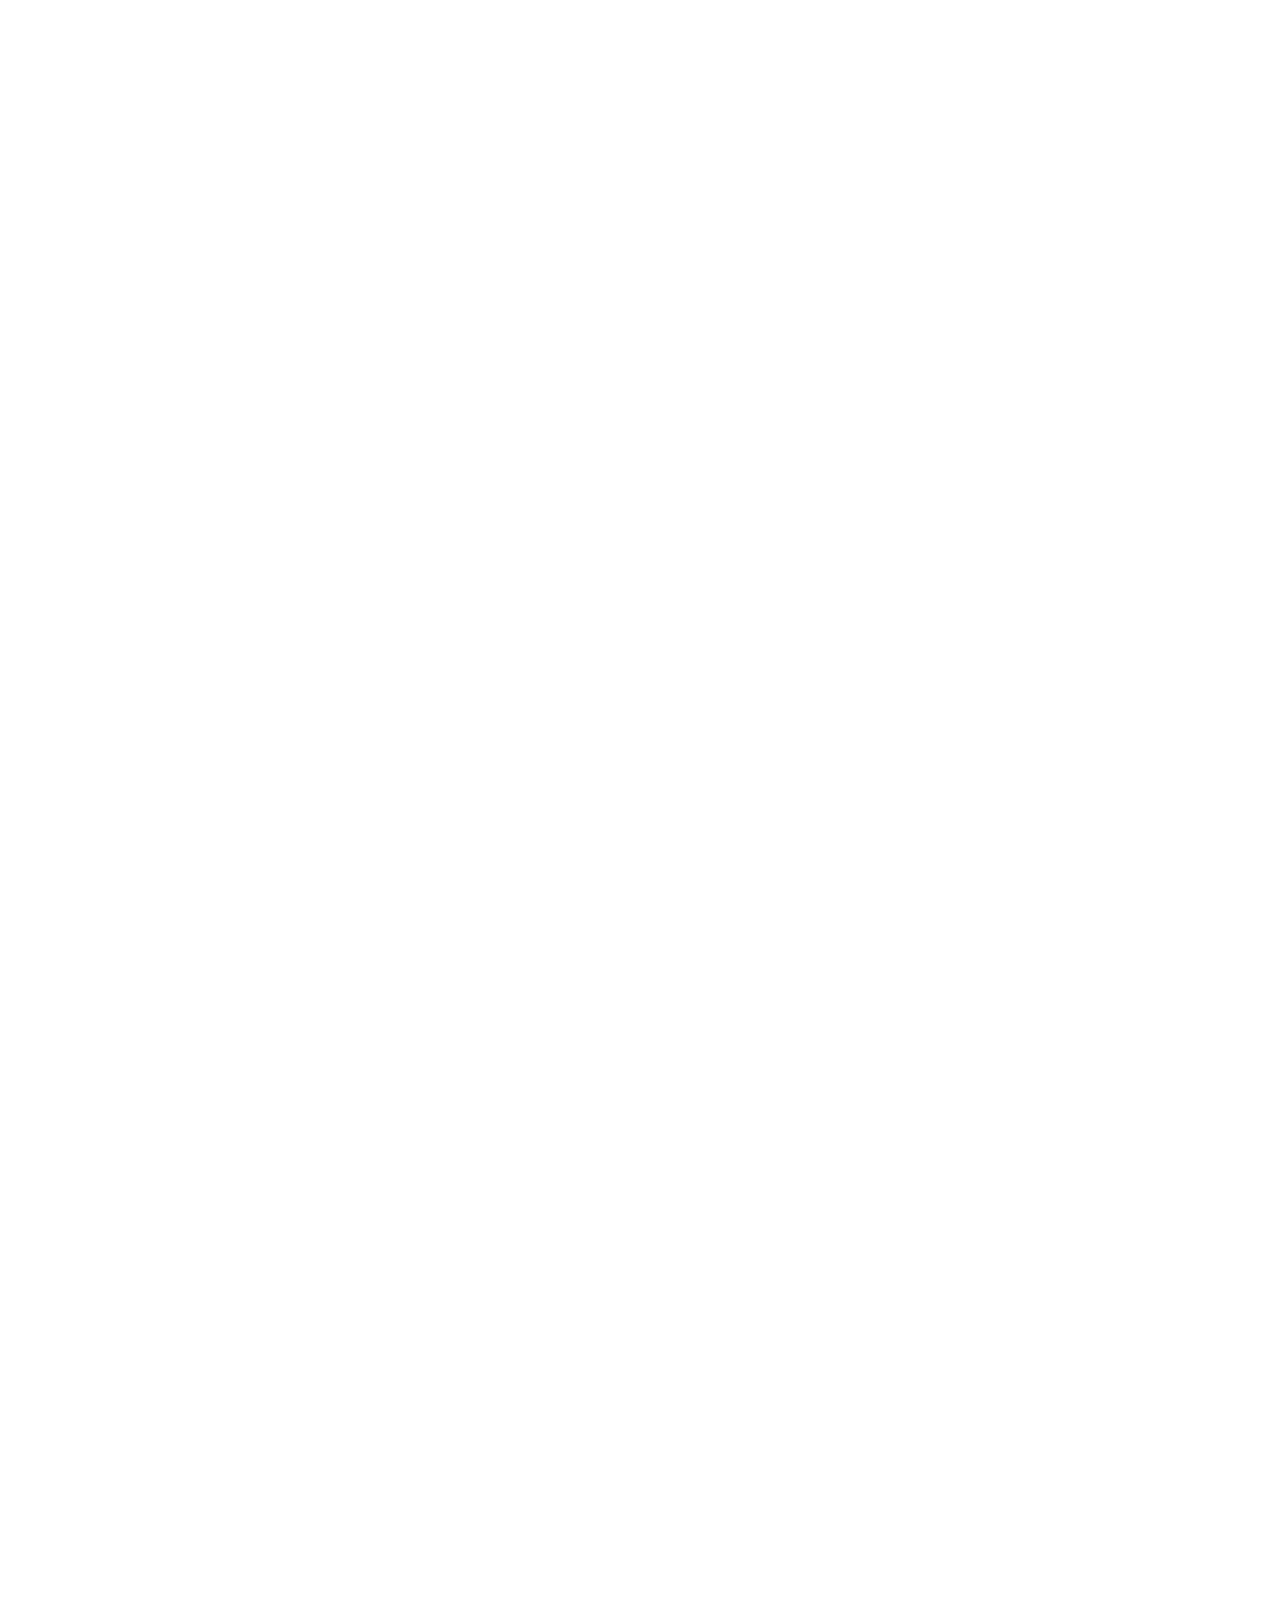
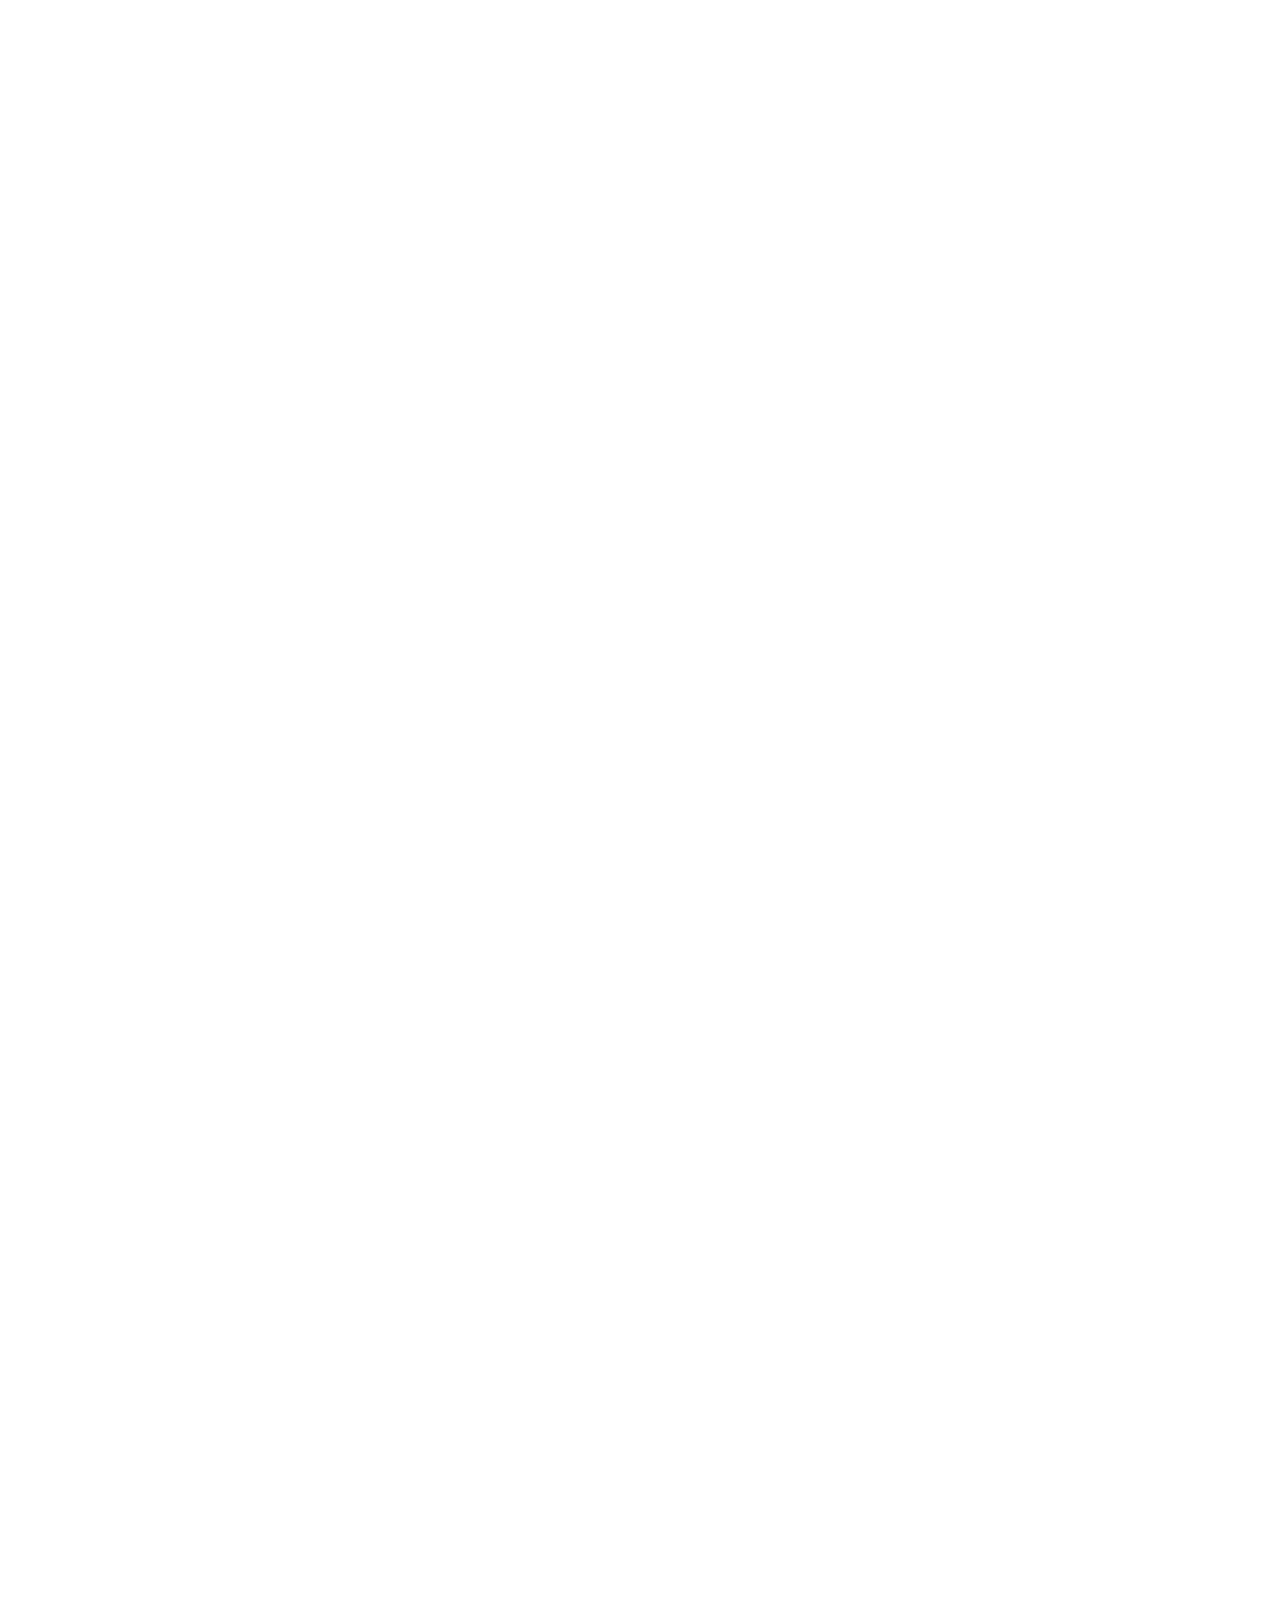
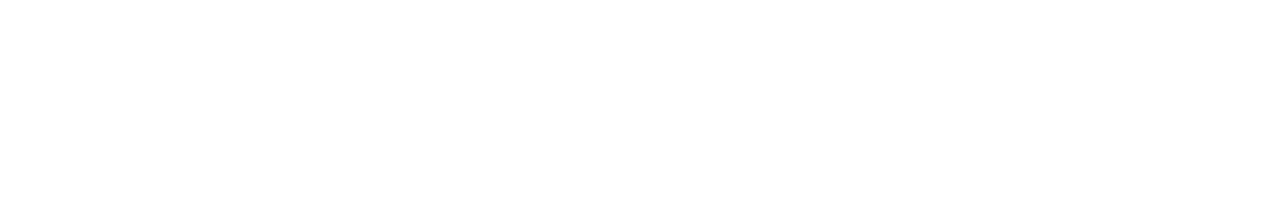
<file: storyboards.html>
<!DOCTYPE html>
<html lang="en">
<head>
    <meta charset="UTF-8">
    <meta name="viewport" content="width=device-width, initial-scale=1.0">
    <title>Accessibility Component</title>
    <link rel="stylesheet" href="styles.css">
    <link href="https://fonts.googleapis.com/css2?family=Karla:wght@300&display=swap" rel="stylesheet">
</head>

<body>
    <div id="navbar"></div>
    <section class="content">
        <div class="text-container fade-in">
            <h1>Part 4: Storyboards</h1>
            <p class="fade-in paragraph">Storyboards are illustrations that represent a story. The following are the storyboards based on Fashionable Frances, and they depict her experience of interacting with the interface from end to end, allowing the users to witness the emotions and thoughts she has throughout the process. </p>

        </div>
        <img src="storyboard1.png" border="1" alt="state1-mouse" class="fade-in">
        <p class="fade-in paragraph">It has been about two weeks since Frances has run laundry. Observing the mountain of dirty clothes under her bed, she decides to run the laundry.</p>
        <br>
        <br>

        <img src="storyboard2.png" border="1" alt="state1-mouse" class="fade-in">
        <p class="fade-in paragraph">She carries her baskets of light and dark clothes, puffers, and sheets to the laundry room.</p>
        <br>
        <br>

        <img src="storyboard3.png" border="1" alt="state1-mouse" class="fade-in">
        <p class="fade-in paragraph">Upon entering the laundry room, she realizes that one of the washing machines out of the four is having a connection error from the kiosk. She is frustrated and decides to give up on washing her puffers.
        </p>
        <br>
        <br>

        <img src="storyboard4.png" border="1" alt="state1-mouse" class="fade-in">
        <p class="fade-in paragraph">She moves all of her clothes into the washing machine, separated by their color and purpose. She fills three washing machines to the brim.</p>
        <br>
        <br>

        <img src="storyboard5.png" border="1" alt="state1-mouse" class="fade-in">
        <p class="fade-in paragraph">To start the washing machine, she approaches the laundry kiosk and swipes her student ID.</p>
        <br>
        <br>

        <img src="storyboard6.png" border="1" alt="state1-mouse" class="fade-in">
        <p class="fade-in paragraph">Then, she approaches the laundry kiosk and selects pay with a student ID option. She turns back to the washing machines and clicks “start” on all three machines.</p>
        <br>
        <br>
        
        <img src="storyboard7.png" border="1" alt="state1-mouse" class="fade-in">
        <p class="fade-in paragraph">Once the washing machines are done, she moves the wet clothes into the drying machines. She again separates them by purpose and balances the load to ensure the clothes can fluff up in the dryers.</p>
        <br>
        <br>

        <img src="storyboard8.png" border="1" alt="state1-mouse" class="fade-in">
        <p class="fade-in paragraph">She repeats the process of swiping the card, selecting pay with a student ID option, and walking over to the dryers. </p>
        <br>
        <br>

        <img src="storyboard9.png" border="1" alt="state1-mouse" class="fade-in">
        <p class="fade-in paragraph">Once the dryers are done, she brings her clean laundry basket to bring them back. At this point, she is fatigued from spending approximately 2 hours on laundry.</p>
        <br>
        <br>

        <img src="storyboard10.png" border="1" alt="state1-mouse" class="fade-in">
        <p class="fade-in paragraph">She brings her clean laundry back up the stairs to her room.</p>
        <br>
        <br>

        <img src="storyboard11.png" border="1" alt="state1-mouse" class="fade-in">
        <p class="fade-in paragraph">Once she returns to her room, she happily gathers and folds all of her clothes. </p>
        <br>
        <br>
    </section>


    <script src="script.js"></script>
</body>

</html>
</file>
<file: styles.css>
@import url('https://fonts.googleapis.com/css2?family=Karla:wght@300&display=swap');

* {
    margin: None;
    padding: 0;
    box-sizing: border-box;
    scroll-behavior: smooth;
    position: relative;
}

section {
    height: 100vh;
    display: flex;
    justify-content: center;
    align-items: center;
    text-align: center;
    flex-direction: column;
    transition: all 0.5s ease-in-out;
    position: relative;
    padding-bottom: 80px;
}

.content {
    height: auto; 
    min-height: 100vh; 
    display: flex;
    flex-direction: column;
    text-align: center;
    position: relative;
    padding-bottom: 10px;
    overflow: visible; 
    margin-top: 20px;
}

body {
    font-family: 'Karla', sans-serif;
    font-weight: 300;
    font-size: 1.4rem;
}

img {
    max-width: 100%;
    max-height: 80vh; 
    margin-top: 20px;
    display: block;
    object-fit: contain; 
}

.fade-in {
    opacity: 0;
    transform: translateY(20px);
    transition: opacity 0.4s ease-out, transform 0.4s ease-out;
}

.visible {
    opacity: 1;
    transform: translateY(0);
}

.text-container {
    width: 100%;  
    max-width: 700px; 
    margin: 8px auto;
    text-align: left;
}

.title-container {
    width: 100%;  
    max-width: 600px; 
    margin: 10px auto;
    text-align: left;
    white-space: nowrap;
}

.scroll-btn {
    position: absolute;
    bottom: 20px;
    left: 50%;
    transform: translateX(-50%);
    background: none;
    border: none;
    font-size: 1.5rem;
    cursor: pointer;
    color: black;
    animation: floatArrow 1.5s infinite ease-in-out;
    transition: transform 0.2s ease, opacity 0.2s ease;
}

.scroll-btn:hover {
    transform: translateX(-50%) scale(1.2);
}

@keyframes floatArrow {
    0% { transform: translateX(-50%) translateY(0); }
    50% { transform: translateX(-50%) translateY(-5px); }
    100% { transform: translateX(-50%) translateY(0); }
}

@media (max-width: 768px) {
    .text-container {
        width: 90%;
        max-width: 100%;
    }
}

.paragraph {
    overflow-wrap: break-word;
    font-size: 1.2rem; 
    line-height: 1.6; 
    margin: 5px auto;
    width: 100%;  
    max-width: 700px; 
}

.question {
    overflow-wrap: break-word;
    font-size: 1.2rem; 
    line-height: 1.6; 
    margin: 5px auto;
    font-style: italic;
    margin: 5px;
}


.question {
    margin: 5px auto; 
}

.navbar {
    position: fixed;
    top: 0;
    left: 0;
    width: 100%; 
    z-index: 100;
    padding: 15px;
    flex-wrap: wrap;
}

.dropbtn {
    color: rgb(0, 0, 0);
    padding: 10px 20px;
    border: none;
    cursor: pointer;
    width: 350px;
    font-family: 'Karla', sans-serif;
    font-size: 20px;
    background-color: #ffffff;
    text-align: center;
    border: 1px solid #000000;
    border-radius: 5px;
}

.dropdown {
    position: relative;
    display: inline-block;
}

.dropdown-content {
    display: none;
    position: absolute;
    top: 100%;
    min-width: 150px;
    width: 350px;
    z-index: 100;
    text-align: center;
    font-family: 'Karla', sans-serif;
    font-size: 20px;
    border: 1px solid #000000;
    border-radius: 5px;
}

.dropdown-content a {
    color: rgb(0, 0, 0);
    padding: 10px;
    display: block;
    text-decoration: none;
    font-family: 'Karla', sans-serif;
    font-size: 20px;
}

.dropdown-content a:hover {
    background-color: #ddd;
}

.dropdown:hover .dropdown-content {
    display: block;
}
</file>
